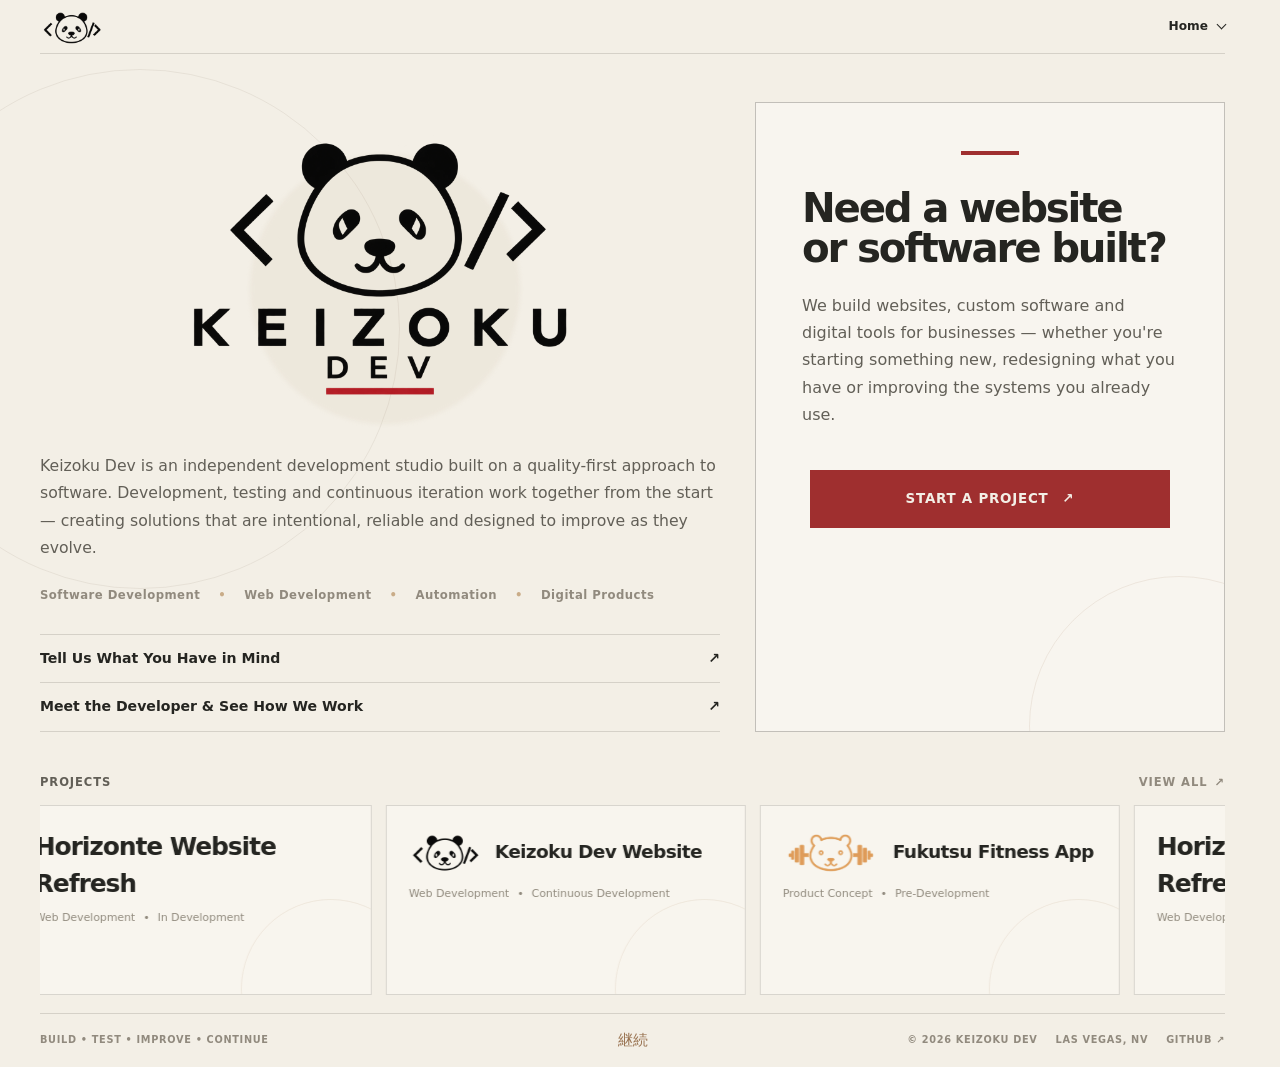
<file: index.html>
<!DOCTYPE html>
<html lang="en">

<head>
    <meta charset="UTF-8">

    <meta
        name="viewport"
        content="width=device-width, initial-scale=1.0"
    >

    <meta
        name="description"
        content="Keizoku Dev is an independent development studio focused on software, web development, automation and digital products."
    >

    <title>Keizoku Dev</title>

    <link
        rel="stylesheet"
        href="css/global.css"
    >

    <link
        rel="stylesheet"
        href="css/home.css"
    >
</head>


<body>


    <!-- =====================================================
         SITE HEADER
         ===================================================== -->

    <header class="site-header">

        <div class="container nav-container">

            <a class="brand" href="index.html" aria-label="Keizoku Dev — Home">
                <img
                    class="brand-mark"
                    src="assets/images/brand/keizoku-dev-mark-black.png"
                    alt=""
                >
            </a>


            <div class="nav-menu">

                <button
                    class="nav-menu-toggle"
                    type="button"
                    aria-expanded="false"
                    aria-controls="site-navigation"
                >

                    <span class="nav-current">
                        Home
                    </span>

                    <span
                        class="nav-chevron"
                        aria-hidden="true"
                    ></span>

                </button>


                <nav
                    class="nav-dropdown"
                    id="site-navigation"
                    aria-label="Main navigation"
                >

                    <a
                        href="index.html"
                        class="active"
                        aria-current="page"
                    >
                        <span>Home</span>

                        <span
                            class="nav-indicator"
                            aria-hidden="true"
                        ></span>
                    </a>


                    <a href="inquiry.html">
                        <span>Inquiry</span>
                    </a>


                    <a href="about.html">
                        <span>About</span>
                    </a>


                    <a href="projects.html">
                        <span>Projects</span>
                    </a>

                </nav>

            </div>

        </div>

    </header>


    <!-- =====================================================
         HOME
         ===================================================== -->

    <main class="home">

        <section class="home-splash">


            <!-- BACKGROUND DETAILS -->

            <div
                class="background-shape background-shape-one"
                aria-hidden="true"
            ></div>

            <div
                class="background-shape background-shape-two"
                aria-hidden="true"
            ></div>


            <div class="container splash-container">


                <!-- =================================================
                     BUSINESS
                     ================================================= -->

                <div class="business-intro">

                    <!-- LEFT: BRAND + BUSINESS DETAILS -->

                    <div class="business-profile">

                        <div class="business-brand">

                            <h1 class="sr-only">
                                Keizoku Dev
                            </h1>

                            <img
                                class="business-brand-lockup"
                                src="assets/images/brand/keizoku-dev-lockup-black.png"
                                alt=""
                                aria-hidden="true"
                            >

                        </div>

                        <div class="business-details">

                            <p class="business-description">
                                Keizoku Dev is an independent development studio built on a quality-first approach to software.
                                Development, testing and continuous iteration work together from the start — 
                                creating solutions that are intentional, reliable and designed to improve as they evolve.
                            </p>

                            <div
                                class="business-focus"
                                aria-label="Development focus"
                            >
                                <span>Software Development</span>
                                <span>Web Development</span>
                                <span>Automation</span>
                                <span>Digital Products</span>
                            </div>

                            <div class="primary-links">

                                <a href="inquiry.html">
                                    <span>Tell Us What You Have in Mind</span>
                                    <span aria-hidden="true">↗</span>
                                </a>

                                <a href="about.html">
                                    <span>Meet the Developer &amp; See How We Work</span>
                                    <span aria-hidden="true">↗</span>
                                </a>

                            </div>

                        </div>

                    </div>


                    <!-- RIGHT: SALES CALLING CARD -->

                    <section
                        class="home-pitch"
                        aria-labelledby="home-pitch-title"
                    >

                        <div
                            class="home-pitch-accent"
                            aria-hidden="true"
                        ></div>

                        <h2
                            class="home-pitch-title"
                            id="home-pitch-title"
                        >
                            Need a website or software built?
                        </h2>

                        <p class="home-pitch-description">
                            We build websites, custom software and digital tools for businesses — 
                            whether you're starting something new,
                            redesigning what you have or improving the systems you already use.
                        </p>

                        <a
                            class="home-pitch-cta"
                            href="inquiry.html"
                        >
                            <span>Start a Project</span>
                            <span aria-hidden="true">↗</span>
                        </a>

                    </section>

                </div>
                <!-- =================================================
                     PROJECT REEL
                     ================================================= -->

                <div class="projects-preview">


                    <div class="projects-header">

                        <span>
                            Projects
                        </span>


                        <a href="projects.html">

                            View all

                            <span aria-hidden="true">
                                ↗
                            </span>

                        </a>

                    </div>


                    <div
                        class="project-reel-viewport"
                        id="project-reel-viewport"
                    >

                        <div
                            class="project-reel"
                            id="project-reel"
                            aria-label="Featured projects"
                        >
                            <!-- Rendered by JavaScript -->
                        </div>

                    </div>


                </div>


            </div>

        </section>

    </main>


    <!-- =====================================================
         SITE FOOTER
         ===================================================== -->

    <footer class="site-footer">

        <div class="container">

            <div class="splash-footer">


                <div class="footer-philosophy">
                    Build • Test • Improve • Continue
                </div>


                <div class="keizoku-mark">
                    継続
                </div>


                <div class="footer-details">

                    <span>
                        © 2026 Keizoku Dev
                    </span>

                    <span>
                        Las Vegas, NV
                    </span>

                    <a
                        href="https://github.com/marvin-lirio"
                        target="_blank"
                        rel="noopener noreferrer"
                    >
                        GitHub ↗
                    </a>

                </div>


            </div>

        </div>

    </footer>


    <!-- =====================================================
         SCRIPTS
         ===================================================== -->

    <script src="js/main.js"></script>
    <script src="js/project-reel.js"></script>


</body>

</html>
</file>
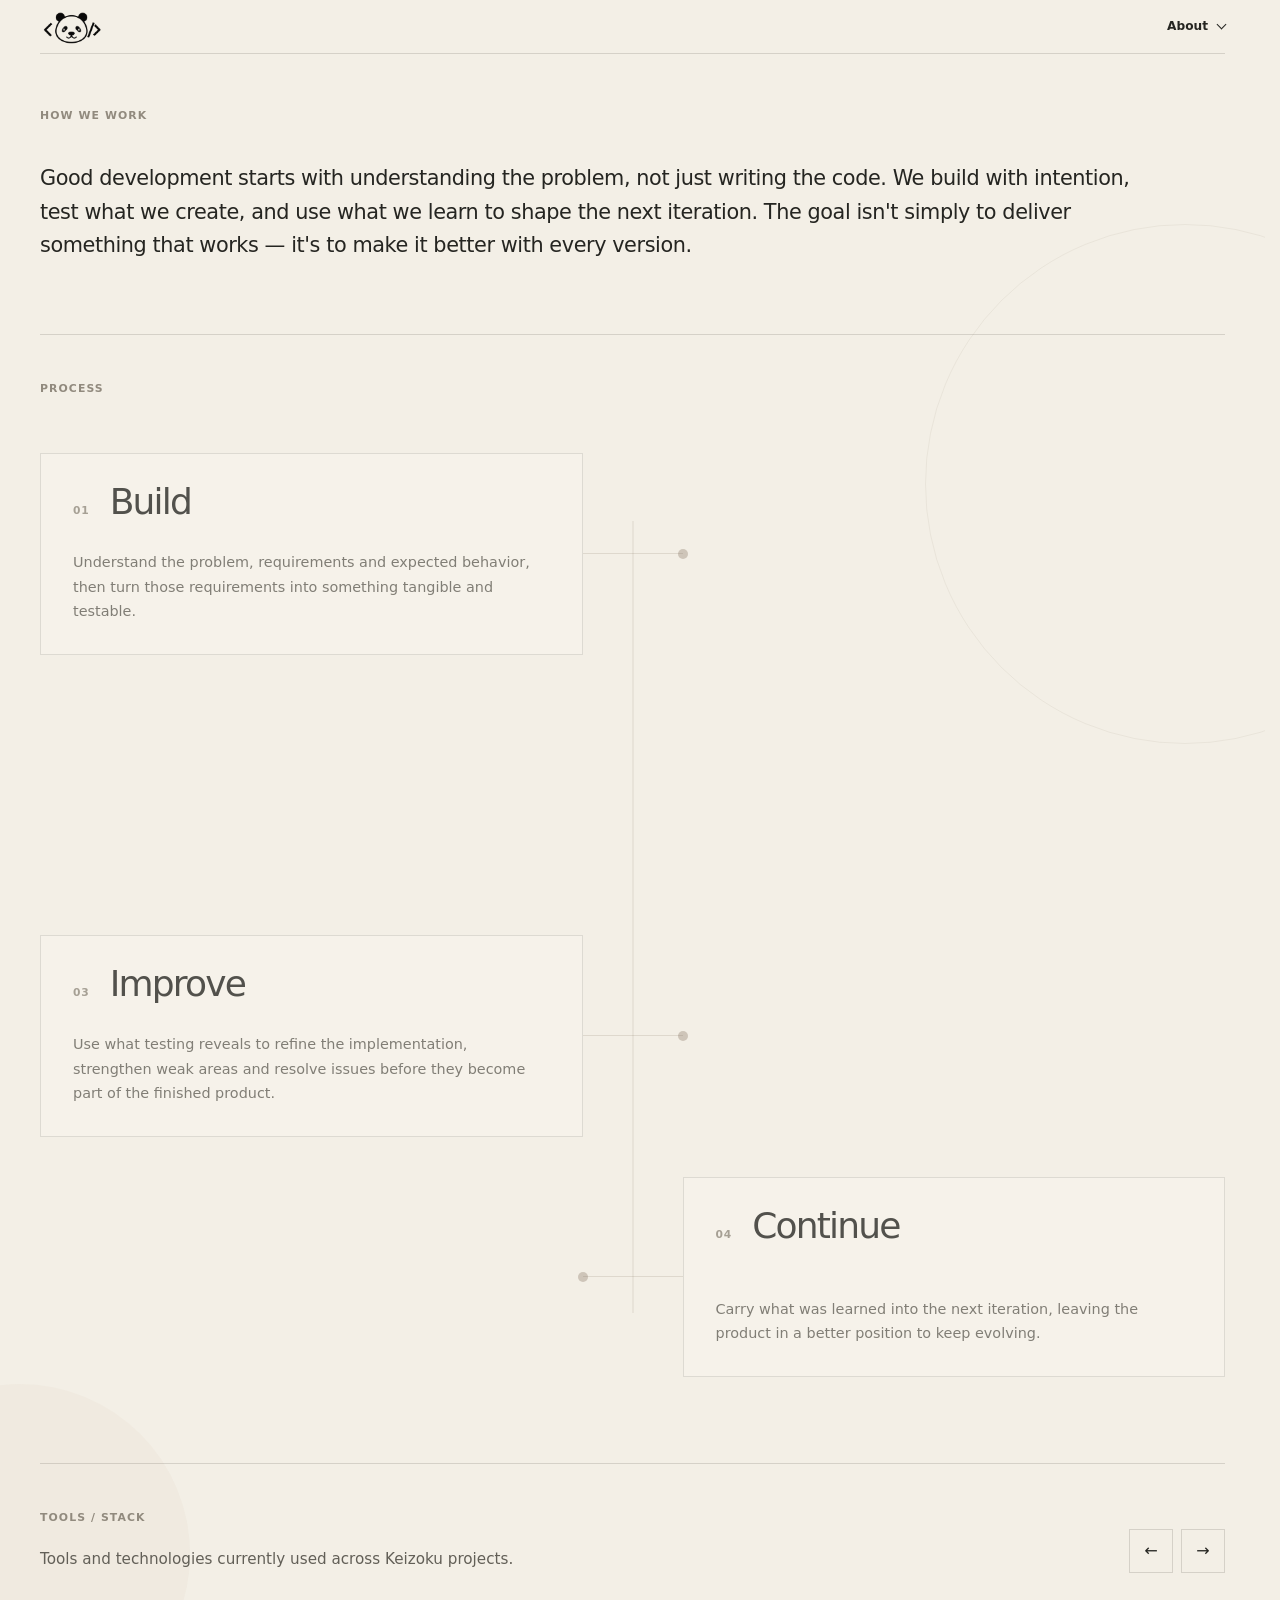
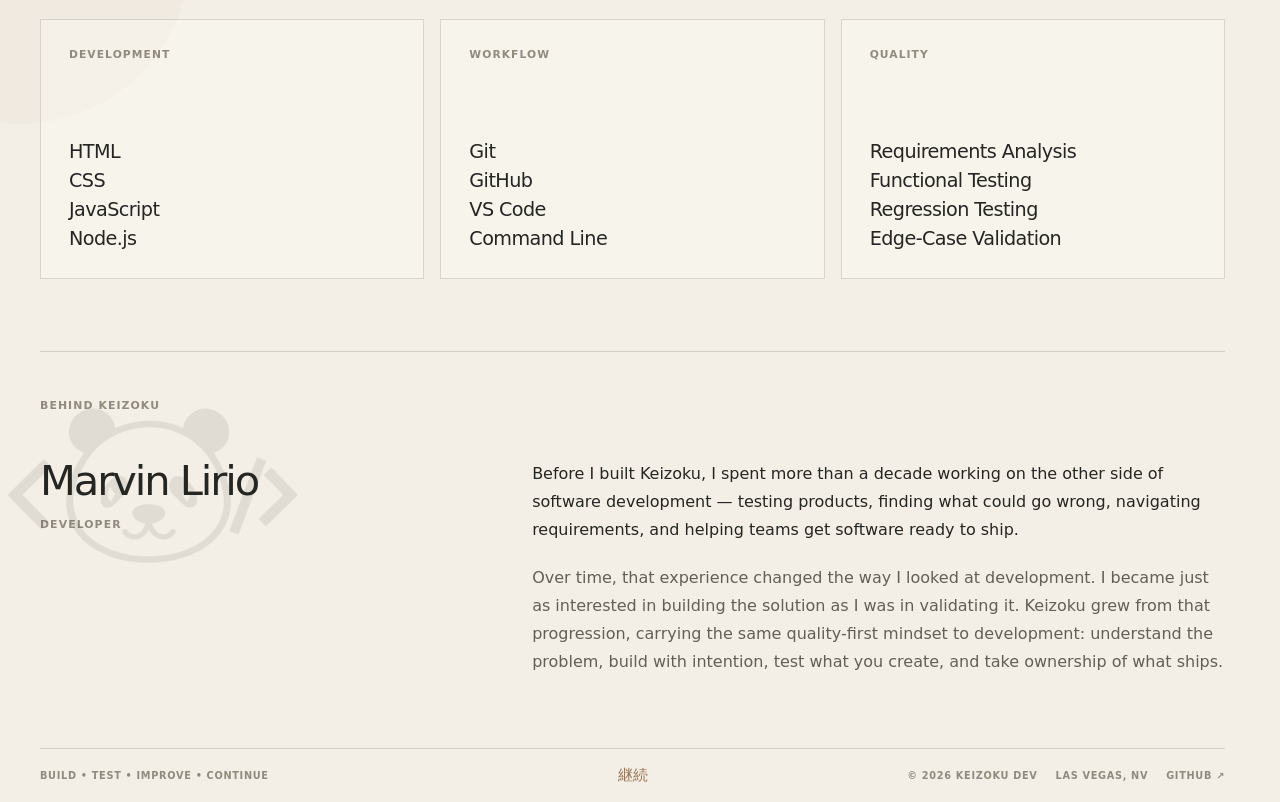
<file: about.html>
<!DOCTYPE html>
<html lang="en">

<head>
    <meta charset="UTF-8">

    <meta
        name="viewport"
        content="width=device-width, initial-scale=1.0"
    >

    <meta
        name="description"
        content="How Keizoku Dev approaches software, web development, automation and digital products."
    >

    <title>About | Keizoku Dev</title>

    <link
        rel="stylesheet"
        href="css/global.css"
    >

    <link
        rel="stylesheet"
        href="css/about.css"
    >
</head>


<body>


<!-- =====================================================
     SITE HEADER
     ===================================================== -->

<header class="site-header">

    <div class="container nav-container">

        <a
            class="brand"
            href="index.html"
            aria-label="Keizoku Dev — Home"
        >
            <img
                class="brand-mark"
                src="assets/images/brand/keizoku-dev-mark-black.png"
                alt=""
            >
        </a>


        <div class="nav-menu">

            <button
                class="nav-menu-toggle"
                type="button"
                aria-expanded="false"
                aria-controls="site-navigation"
            >

                <span class="nav-current">
                    About
                </span>

                <span
                    class="nav-chevron"
                    aria-hidden="true"
                ></span>

            </button>


            <nav
                class="nav-dropdown"
                id="site-navigation"
                aria-label="Main navigation"
            >

                <a href="index.html">
                    <span>Home</span>
                </a>


                <a href="inquiry.html">
                    <span>Inquiry</span>
                </a>


                <a
                    href="about.html"
                    class="active"
                    aria-current="page"
                >
                    <span>About</span>

                    <span
                        class="nav-indicator"
                        aria-hidden="true"
                    ></span>
                </a>


                <a href="projects.html">
                    <span>Projects</span>
                </a>

            </nav>

        </div>

    </div>

</header>


    <!-- =====================================================
         ABOUT
         ===================================================== -->

    <main class="dev-page">


        <!-- =================================================
             AMBIENT CIRCLES
             ================================================= -->

        <div
            class="about-circle about-circle-one"
            aria-hidden="true"
        ></div>

        <div
            class="about-circle about-circle-two"
            aria-hidden="true"
        ></div>


        <!-- =================================================
             HOW WE WORK
             ================================================= -->

        <section class="dev-intro">

            <div class="container dev-intro-container">

                <span class="section-label">
                    How We Work
                </span>


                <div class="intro-content">

                    <p class="intro-narrative">
                        Good development starts with understanding the problem,
                        not just writing the code. We build with intention,
                        test what we create, and use what we learn to shape the next iteration.
                        The goal isn't simply to deliver something that works —
                        it's to make it better with every version.
                    </p>

                </div>

            </div>

        </section>


        <!-- =================================================
             PROCESS
             ================================================= -->

        <section
            class="process-section"
            id="process"
        >

            <div class="container process-container">

                <div class="section-divider"></div>


                <div class="process-heading">

                    <span class="section-label">
                        Process
                    </span>

                </div>


                <div class="process-timeline">


                    <!-- BUILD -->

                    <article
                        class="process-step process-step-left is-visible"
                        data-process-step="1"
                    >

                        <div class="process-card">

                            <div class="process-card-meta">

                                <span class="process-number">
                                    01
                                </span>

                                <h2 class="process-name">
                                    Build
                                </h2>

                            </div>


                            <p>
                                Understand the problem, requirements and expected
                                behavior, then turn those requirements into something
                                tangible and testable.
                            </p>

                        </div>


                        <div
                            class="process-connector"
                            aria-hidden="true"
                        >
                            <span class="process-node"></span>
                        </div>

                    </article>


                    <!-- TEST -->

                    <article
                        class="process-step process-step-right"
                        data-process-step="2"
                    >

                        <div
                            class="process-connector"
                            aria-hidden="true"
                        >
                            <span class="process-node"></span>
                        </div>


                        <div class="process-card">

                            <div class="process-card-meta">

                                <span class="process-number">
                                    02
                                </span>

                                <h2 class="process-name">
                                    Test
                                </h2>

                            </div>


                            <p>
                                Validate functionality, usability, responsive
                                behavior and edge cases. Working code is tested
                                against what the product is expected to do.
                            </p>

                        </div>

                    </article>


                    <!-- IMPROVE -->

                    <article
                        class="process-step process-step-left"
                        data-process-step="3"
                    >

                        <div class="process-card">

                            <div class="process-card-meta">

                                <span class="process-number">
                                    03
                                </span>

                                <h2 class="process-name">
                                    Improve
                                </h2>

                            </div>


                            <p>
                                Use what testing reveals to refine the implementation,
                                strengthen weak areas and resolve issues before they
                                become part of the finished product.
                            </p>

                        </div>


                        <div
                            class="process-connector"
                            aria-hidden="true"
                        >
                            <span class="process-node"></span>
                        </div>

                    </article>


                    <!-- CONTINUE -->

                    <article
                        class="process-step process-step-right"
                        data-process-step="4"
                    >

                        <div
                            class="process-connector"
                            aria-hidden="true"
                        >
                            <span class="process-node"></span>
                        </div>


                        <div class="process-card">

                            <div class="process-card-meta">

                                <span class="process-number">
                                    04
                                </span>

                                <h2 class="process-name">
                                    Continue
                                </h2>

                            </div>


                            <p>
                                Carry what was learned into the next iteration,
                                leaving the product in a better position to keep
                                evolving.
                            </p>

                        </div>

                    </article>


                    <div
                        class="process-continuation"
                        aria-hidden="true"
                    >
                        継続
                    </div>

                </div>

            </div>

        </section>


        <!-- =================================================
             TOOLS / STACK
             ================================================= -->

        <section class="stack-section">

            <div class="container stack-container">

                <div class="section-divider"></div>


                <div class="stack-heading">

                    <div class="stack-heading-copy">

                        <span class="section-label">
                            Tools / Stack
                        </span>


                        <p>
                            Tools and technologies currently used across
                            Keizoku projects.
                        </p>

                    </div>


                    <div class="stack-controls">

                        <button
                            class="stack-control stack-prev"
                            type="button"
                            aria-label="Previous stack category"
                        >
                            ←
                        </button>

                        <button
                            class="stack-control stack-next"
                            type="button"
                            aria-label="Next stack category"
                        >
                            →
                        </button>

                    </div>

                </div>


                <div
                    class="stack-reel"
                    data-stack-reel
                >

                    <div
                        class="stack-track"
                        data-stack-track
                    >

                        <article class="stack-card">

                            <div class="stack-card-title">
                                Development
                            </div>

                            <div class="stack-items">
                                <span>HTML</span>
                                <span>CSS</span>
                                <span>JavaScript</span>
                                <span>Node.js</span>
                            </div>

                        </article>


                        <article class="stack-card">

                            <div class="stack-card-title">
                                Workflow
                            </div>

                            <div class="stack-items">
                                <span>Git</span>
                                <span>GitHub</span>
                                <span>VS Code</span>
                                <span>Command Line</span>
                            </div>

                        </article>


                        <article class="stack-card">

                            <div class="stack-card-title">
                                Quality
                            </div>

                            <div class="stack-items">
                                <span>Requirements Analysis</span>
                                <span>Functional Testing</span>
                                <span>Regression Testing</span>
                                <span>Edge-Case Validation</span>
                            </div>

                        </article>


                        <article class="stack-card">

                            <div class="stack-card-title">
                                Automation
                            </div>

                            <div class="stack-items">
                                <span>PowerShell</span>
                                <span>Power Automate</span>
                                <span>Workflow Automation</span>
                                <span>Process Improvement</span>
                            </div>

                        </article>


                        <article class="stack-card">

                            <div class="stack-card-title">
                                AI-Assisted
                            </div>

                            <div class="stack-items">
                                <span>Implementation</span>
                                <span>Debugging</span>
                                <span>Code Review</span>
                                <span>Rapid Prototyping</span>
                            </div>

                        </article>

                    </div>

                </div>

            </div>

        </section>


        <!-- =================================================
             BEHIND KEIZOKU
             ================================================= -->

        <section class="behind-section">

            <div class="container behind-container">

                <div class="section-divider"></div>


                <span class="section-label">
                    Behind Keizoku
                </span>


                <div class="behind-content">

                    <div class="behind-identity">

                        <div class="behind-name">

                            <img
                                class="behind-brand-mark"
                                src="assets/images/brand/keizoku-dev-mark-black.png"
                                alt=""
                                aria-hidden="true"
                            >

                            <h2>
                                Marvin Lirio
                            </h2>

                        </div>

                        <span class="behind-role">
                            Developer
                        </span>

                    </div>


                    <div class="behind-story">

                        <p>
                            Before I built Keizoku, I spent more than a decade working
                            on the other side of software development — testing products,
                            finding what could go wrong, navigating requirements, and
                            helping teams get software ready to ship.
                        </p>


                        <p>
                            Over time, that experience changed the way I looked at
                            development. I became just as interested in building the
                            solution as I was in validating it. Keizoku grew from that
                            progression, carrying the same quality-first mindset to development: 
                            understand the problem, build with intention, test what you create, 
                            and take ownership of what ships.
                        </p>

                    </div>

                </div>

            </div>

        </section>

    </main>


    <!-- =====================================================
         SITE FOOTER
         ===================================================== -->

    <footer class="site-footer">

        <div class="container">

            <div class="splash-footer">

                <div class="footer-philosophy">
                    Build • Test • Improve • Continue
                </div>


                <div class="keizoku-mark">
                    継続
                </div>


                <div class="footer-details">

                    <span>
                        © 2026 Keizoku Dev
                    </span>

                    <span>
                        Las Vegas, NV
                    </span>

                    <a
                        href="https://github.com/marvin-lirio"
                        target="_blank"
                        rel="noopener noreferrer"
                    >
                        GitHub ↗
                    </a>

                </div>

            </div>

        </div>

    </footer>


    <!-- =====================================================
         SCRIPTS
         ===================================================== -->

    <script src="js/main.js"></script>
    <script src="js/about.js"></script>


</body>

</html>
</file>
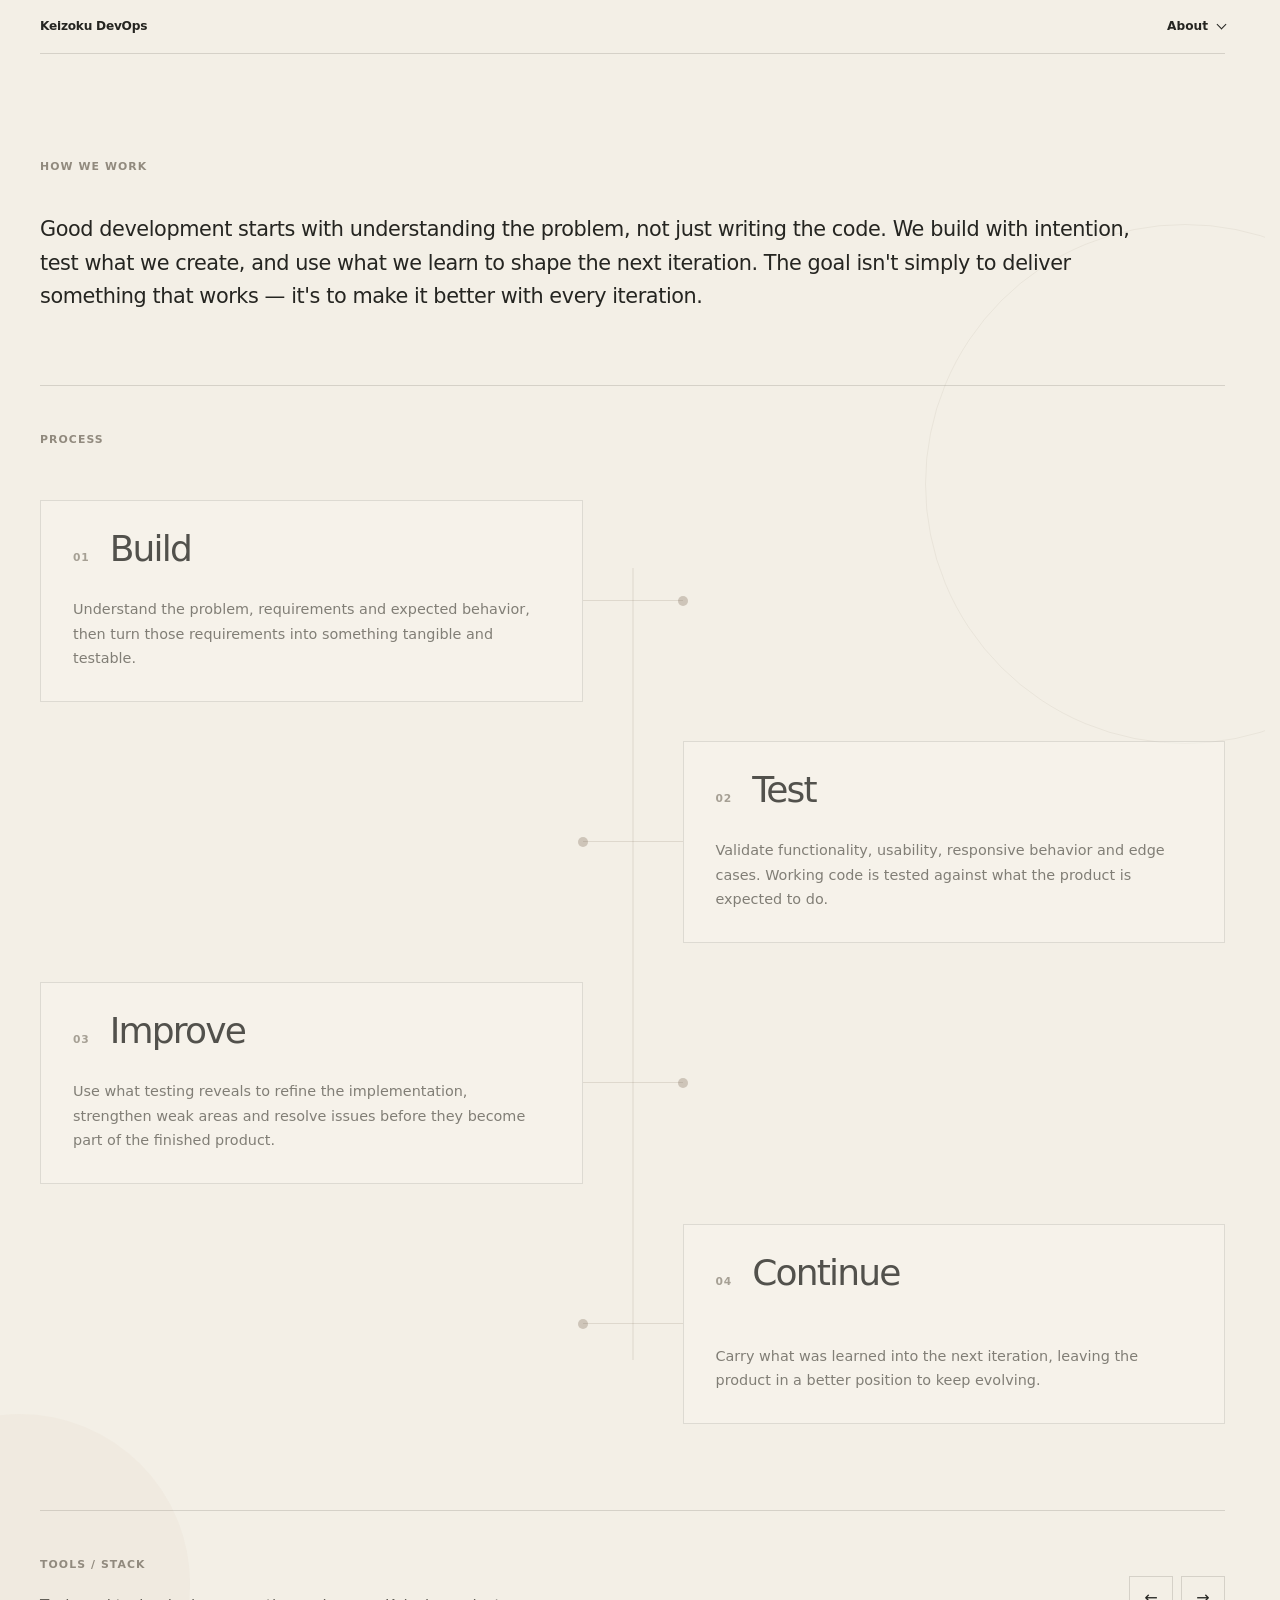
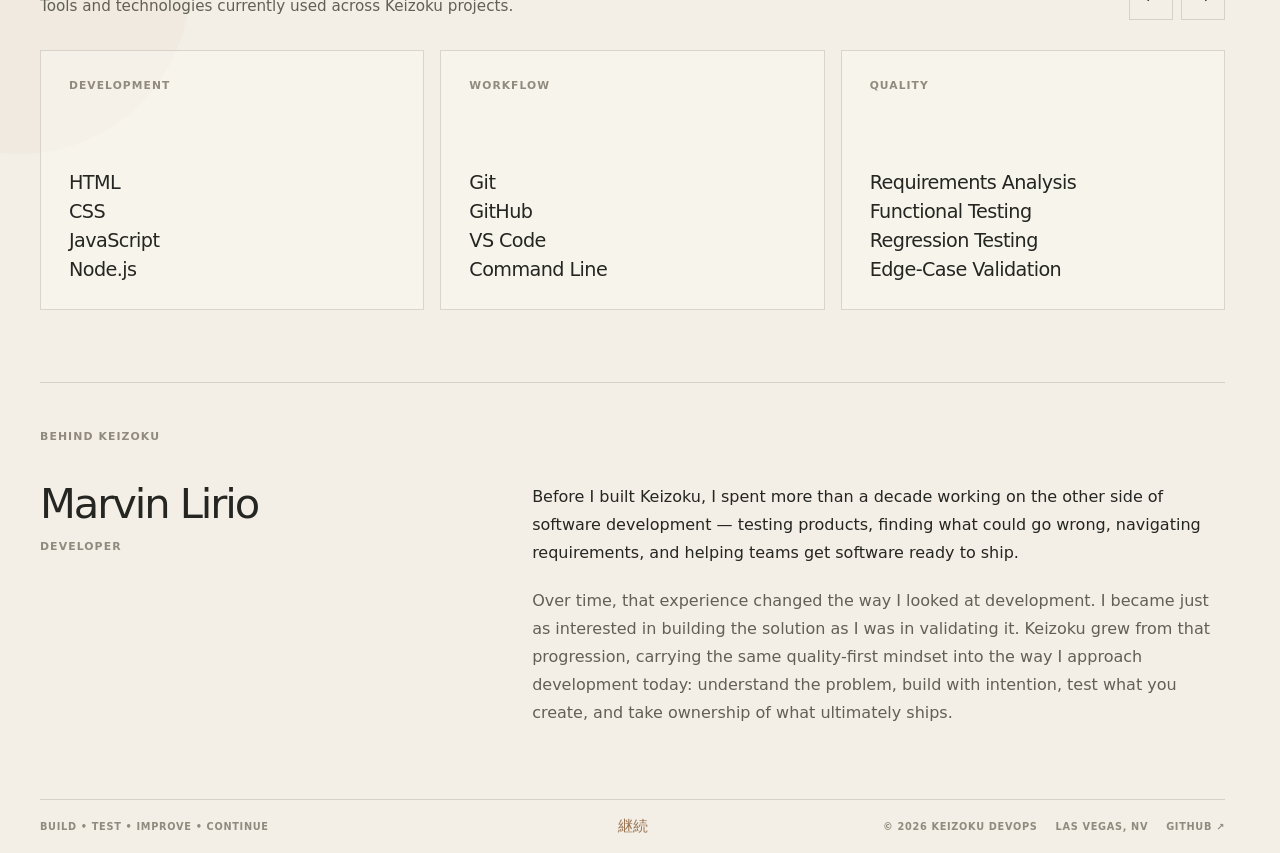
<file: dev.html>
<!DOCTYPE html>
<html lang="en">

<head>
    <meta charset="UTF-8">

    <meta
        name="viewport"
        content="width=device-width, initial-scale=1.0"
    >

    <meta
        name="description"
        content="How Keizoku DevOps approaches software, web development, automation and digital products."
    >

    <title>About | Keizoku DevOps</title>

    <link
        rel="stylesheet"
        href="css/global.css"
    >

    <link
        rel="stylesheet"
        href="css/dev.css"
    >
</head>


<body>


    <!-- =====================================================
         SITE HEADER
         ===================================================== -->

    <header class="site-header">

        <div class="container nav-container">

            <a
                href="index.html"
                class="brand"
                aria-label="Keizoku DevOps Home"
            >
                Keizoku DevOps
            </a>


            <div class="nav-menu">

                <button
                    class="nav-menu-toggle"
                    type="button"
                    aria-expanded="false"
                    aria-controls="site-navigation"
                >

                    <span class="nav-current">
                        About
                    </span>

                    <span
                        class="nav-chevron"
                        aria-hidden="true"
                    ></span>

                </button>


                <nav
                    class="nav-dropdown"
                    id="site-navigation"
                    aria-label="Main navigation"
                >

                    <a href="index.html">
                        <span>Home</span>
                    </a>


                    <a href="inquiry.html">
                        <span>Inquiry</span>
                    </a>


                    <a
                        href="dev.html"
                        class="active"
                        aria-current="page"
                    >
                        <span>About</span>

                        <span
                            class="nav-indicator"
                            aria-hidden="true"
                        ></span>
                    </a>


                    <a href="projects.html">
                        <span>Projects</span>
                    </a>

                </nav>

            </div>

        </div>

    </header>


    <!-- =====================================================
         ABOUT
         ===================================================== -->

    <main class="dev-page">


        <!-- =================================================
             AMBIENT CIRCLES
             ================================================= -->

        <div
            class="about-circle about-circle-one"
            aria-hidden="true"
        ></div>

        <div
            class="about-circle about-circle-two"
            aria-hidden="true"
        ></div>


        <!-- =================================================
             HOW WE WORK
             ================================================= -->

        <section class="dev-intro">

            <div class="container dev-intro-container">

                <span class="section-label">
                    How We Work
                </span>


                <div class="intro-content">

                    <p class="intro-narrative">
                        Good development starts with understanding the problem,
                        not just writing the code. We build with intention,
                        test what we create, and use what we learn to shape the next iteration.
                        The goal isn't simply to deliver something that works —
                        it's to make it better with every iteration.
                    </p>

                </div>

            </div>

        </section>


        <!-- =================================================
             PROCESS
             ================================================= -->

        <section
            class="process-section"
            id="process"
        >

            <div class="container process-container">

                <div class="section-divider"></div>


                <div class="process-heading">

                    <span class="section-label">
                        Process
                    </span>

                </div>


                <div class="process-timeline">


                    <!-- BUILD -->

                    <article
                        class="process-step process-step-left is-visible"
                        data-process-step="1"
                    >

                        <div class="process-card">

                            <div class="process-card-meta">

                                <span class="process-number">
                                    01
                                </span>

                                <h2 class="process-name">
                                    Build
                                </h2>

                            </div>


                            <p>
                                Understand the problem, requirements and expected
                                behavior, then turn those requirements into something
                                tangible and testable.
                            </p>

                        </div>


                        <div
                            class="process-connector"
                            aria-hidden="true"
                        >
                            <span class="process-node"></span>
                        </div>

                    </article>


                    <!-- TEST -->

                    <article
                        class="process-step process-step-right"
                        data-process-step="2"
                    >

                        <div
                            class="process-connector"
                            aria-hidden="true"
                        >
                            <span class="process-node"></span>
                        </div>


                        <div class="process-card">

                            <div class="process-card-meta">

                                <span class="process-number">
                                    02
                                </span>

                                <h2 class="process-name">
                                    Test
                                </h2>

                            </div>


                            <p>
                                Validate functionality, usability, responsive
                                behavior and edge cases. Working code is tested
                                against what the product is expected to do.
                            </p>

                        </div>

                    </article>


                    <!-- IMPROVE -->

                    <article
                        class="process-step process-step-left"
                        data-process-step="3"
                    >

                        <div class="process-card">

                            <div class="process-card-meta">

                                <span class="process-number">
                                    03
                                </span>

                                <h2 class="process-name">
                                    Improve
                                </h2>

                            </div>


                            <p>
                                Use what testing reveals to refine the implementation,
                                strengthen weak areas and resolve issues before they
                                become part of the finished product.
                            </p>

                        </div>


                        <div
                            class="process-connector"
                            aria-hidden="true"
                        >
                            <span class="process-node"></span>
                        </div>

                    </article>


                    <!-- CONTINUE -->

                    <article
                        class="process-step process-step-right"
                        data-process-step="4"
                    >

                        <div
                            class="process-connector"
                            aria-hidden="true"
                        >
                            <span class="process-node"></span>
                        </div>


                        <div class="process-card">

                            <div class="process-card-meta">

                                <span class="process-number">
                                    04
                                </span>

                                <h2 class="process-name">
                                    Continue
                                </h2>

                            </div>


                            <p>
                                Carry what was learned into the next iteration,
                                leaving the product in a better position to keep
                                evolving.
                            </p>

                        </div>

                    </article>


                    <div
                        class="process-continuation"
                        aria-hidden="true"
                    >
                        継続
                    </div>

                </div>

            </div>

        </section>


        <!-- =================================================
             TOOLS / STACK
             ================================================= -->

        <section class="stack-section">

            <div class="container stack-container">

                <div class="section-divider"></div>


                <div class="stack-heading">

                    <div class="stack-heading-copy">

                        <span class="section-label">
                            Tools / Stack
                        </span>


                        <p>
                            Tools and technologies currently used across
                            Keizoku projects.
                        </p>

                    </div>


                    <div class="stack-controls">

                        <button
                            class="stack-control stack-prev"
                            type="button"
                            aria-label="Previous stack category"
                        >
                            ←
                        </button>

                        <button
                            class="stack-control stack-next"
                            type="button"
                            aria-label="Next stack category"
                        >
                            →
                        </button>

                    </div>

                </div>


                <div
                    class="stack-reel"
                    data-stack-reel
                >

                    <div
                        class="stack-track"
                        data-stack-track
                    >

                        <article class="stack-card">

                            <div class="stack-card-title">
                                Development
                            </div>

                            <div class="stack-items">
                                <span>HTML</span>
                                <span>CSS</span>
                                <span>JavaScript</span>
                                <span>Node.js</span>
                            </div>

                        </article>


                        <article class="stack-card">

                            <div class="stack-card-title">
                                Workflow
                            </div>

                            <div class="stack-items">
                                <span>Git</span>
                                <span>GitHub</span>
                                <span>VS Code</span>
                                <span>Command Line</span>
                            </div>

                        </article>


                        <article class="stack-card">

                            <div class="stack-card-title">
                                Quality
                            </div>

                            <div class="stack-items">
                                <span>Requirements Analysis</span>
                                <span>Functional Testing</span>
                                <span>Regression Testing</span>
                                <span>Edge-Case Validation</span>
                            </div>

                        </article>


                        <article class="stack-card">

                            <div class="stack-card-title">
                                Automation
                            </div>

                            <div class="stack-items">
                                <span>PowerShell</span>
                                <span>Power Automate</span>
                                <span>Workflow Automation</span>
                                <span>Process Improvement</span>
                            </div>

                        </article>


                        <article class="stack-card">

                            <div class="stack-card-title">
                                AI-Assisted
                            </div>

                            <div class="stack-items">
                                <span>Implementation</span>
                                <span>Debugging</span>
                                <span>Code Review</span>
                                <span>Rapid Prototyping</span>
                            </div>

                        </article>

                    </div>

                </div>

            </div>

        </section>


        <!-- =================================================
             BEHIND KEIZOKU
             ================================================= -->

        <section class="behind-section">

            <div class="container behind-container">

                <div class="section-divider"></div>


                <span class="section-label">
                    Behind Keizoku
                </span>


                <div class="behind-content">

                    <div class="behind-identity">

                        <h2>
                            Marvin Lirio
                        </h2>

                        <span class="behind-role">
                            Developer
                        </span>

                    </div>


                    <div class="behind-story">

                        <p>
                            Before I built Keizoku, I spent more than a decade working
                            on the other side of software development — testing products,
                            finding what could go wrong, navigating requirements, and
                            helping teams get software ready to ship.
                        </p>


                        <p>
                            Over time, that experience changed the way I looked at
                            development. I became just as interested in building the
                            solution as I was in validating it. Keizoku grew from that
                            progression, carrying the same quality-first mindset into the
                            way I approach development today: understand the problem,
                            build with intention, test what you create, and take ownership
                            of what ultimately ships.
                        </p>

                    </div>

                </div>

            </div>

        </section>

    </main>


    <!-- =====================================================
         SITE FOOTER
         ===================================================== -->

    <footer class="site-footer">

        <div class="container">

            <div class="splash-footer">

                <div class="footer-philosophy">
                    Build • Test • Improve • Continue
                </div>


                <div class="keizoku-mark">
                    継続
                </div>


                <div class="footer-details">

                    <span>
                        © 2026 Keizoku DevOps
                    </span>

                    <span>
                        Las Vegas, NV
                    </span>

                    <a
                        href="https://github.com/marvin-lirio"
                        target="_blank"
                        rel="noopener noreferrer"
                    >
                        GitHub ↗
                    </a>

                </div>

            </div>

        </div>

    </footer>


    <!-- =====================================================
         SCRIPTS
         ===================================================== -->

    <script src="js/main.js"></script>
    <script src="js/about.js"></script>


</body>

</html>
</file>
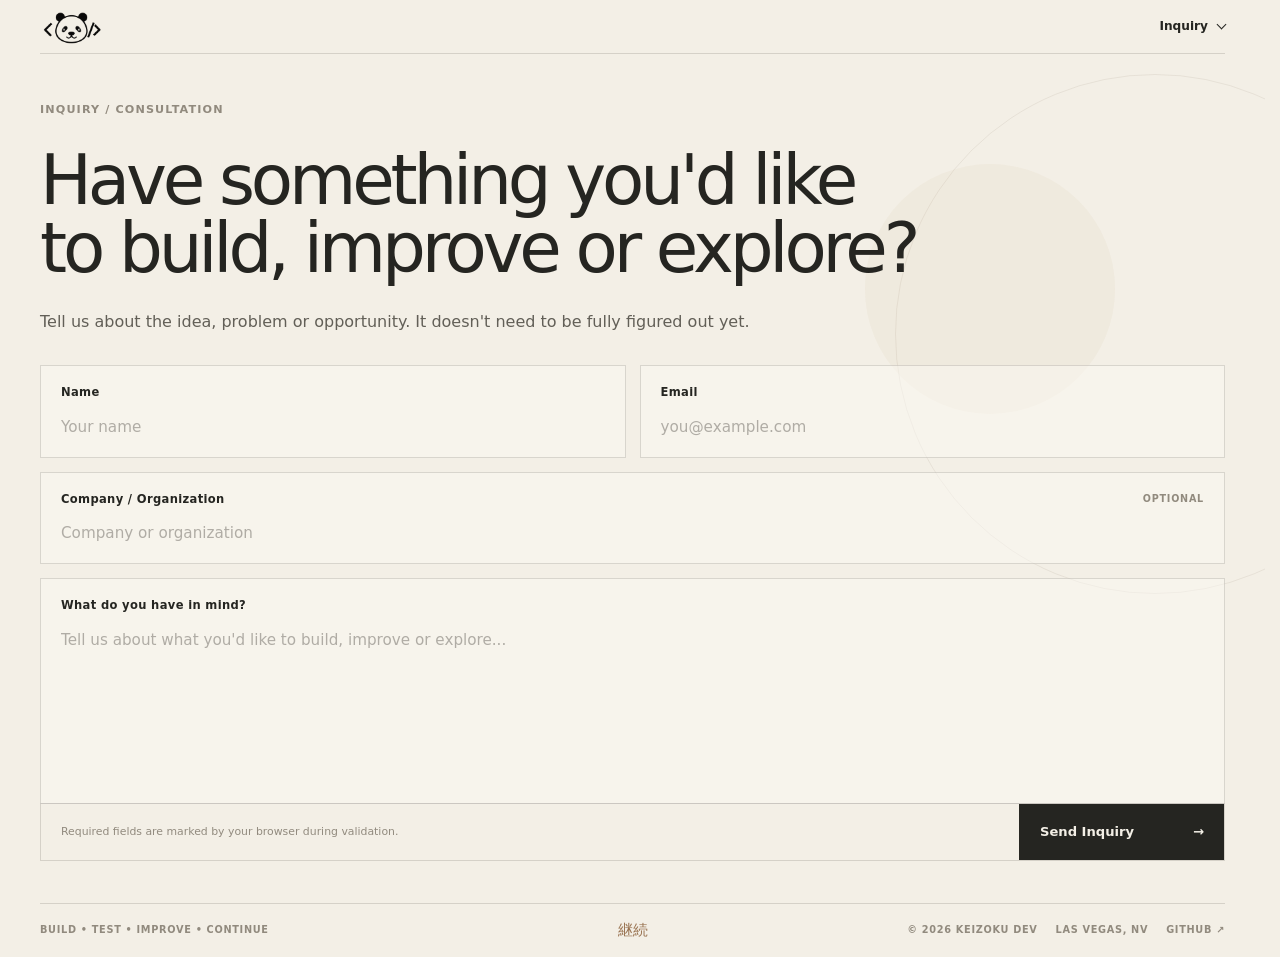
<file: inquiry.html>
<!DOCTYPE html>
<html lang="en">

<head>
    <meta charset="UTF-8">

    <meta
        name="viewport"
        content="width=device-width, initial-scale=1.0"
    >

    <meta
        name="description"
        content="Start a conversation with Keizoku Dev about a software, web development, automation or digital product idea."
    >

    <title>Inquiry | Keizoku Dev</title>

    <link rel="stylesheet" href="css/global.css">
    <link rel="stylesheet" href="css/inquiry.css">
</head>

<body>

<!-- =====================================================
     HEADER
     ===================================================== -->

<header class="site-header">

    <div class="container nav-container">

        <a
            class="brand"
            href="index.html"
            aria-label="Keizoku Dev — Home"
        >
            <img
                class="brand-mark"
                src="assets/images/brand/keizoku-dev-mark-black.png"
                alt=""
            >
        </a>


        <div class="nav-menu">

            <button
                class="nav-menu-toggle"
                type="button"
                aria-expanded="false"
                aria-controls="site-navigation"
            >

                <span class="nav-current">
                    Inquiry
                </span>

                <span
                    class="nav-chevron"
                    aria-hidden="true"
                ></span>

            </button>


            <nav
                class="nav-dropdown"
                id="site-navigation"
                aria-label="Main navigation"
            >

                <a href="index.html">
                    <span>Home</span>
                </a>


                <a
                    href="inquiry.html"
                    class="active"
                    aria-current="page"
                >
                    <span>Inquiry</span>

                    <span
                        class="nav-indicator"
                        aria-hidden="true"
                    ></span>
                </a>


                <a href="about.html">
                    <span>About</span>
                </a>


                <a href="projects.html">
                    <span>Projects</span>
                </a>

            </nav>

        </div>

    </div>

</header>


    <!-- =====================================================
         MAIN
         ===================================================== -->

    <main class="inquiry-page">

        <section class="inquiry">

            <!-- Decorative background -->

            <div
                class="background-shape background-shape-one"
                aria-hidden="true"
            ></div>

            <div
                class="background-shape background-shape-two"
                aria-hidden="true"
            ></div>


            <div class="container inquiry-container">

                <!-- =================================================
                     INTRO
                     ================================================= -->

                <div class="inquiry-intro">

                    <span class="page-label">
                        Inquiry / Consultation
                    </span>

                    <h1>
                        Have something you'd like to build, improve or explore?
                    </h1>

                    <p class="inquiry-description">
                        Tell us about the idea, problem or opportunity.
                        It doesn't need to be fully figured out yet.
                    </p>

                </div>


                <!-- =================================================
                     FORM
                     ================================================= -->

                <div class="inquiry-form-wrapper">

                    <form
                        id="inquiry-form"
                        class="inquiry-form"
                        action="https://formspree.io/f/xyekabjv"
                        method="post"
                    >

                        <!-- Name / Email -->

                        <div class="form-row">

                            <div class="form-field">

                                <label for="name">
                                    Name
                                </label>

                                <input
                                    type="text"
                                    id="name"
                                    name="name"
                                    autocomplete="name"
                                    required
                                    placeholder="Your name"
                                >

                            </div>


                            <div class="form-field">

                                <label for="email">
                                    Email
                                </label>

                                <input
                                    type="email"
                                    id="email"
                                    name="email"
                                    autocomplete="email"
                                    required
                                    placeholder="you@example.com"
                                >

                            </div>

                        </div>


                        <!-- Company -->

                        <div class="form-field">

                            <label for="company">
                                Company / Organization

                                <span>
                                    Optional
                                </span>
                            </label>

                            <input
                                type="text"
                                id="company"
                                name="company"
                                autocomplete="organization"
                                placeholder="Company or organization"
                            >

                        </div>


                        <!-- Message -->

                        <div class="form-field message-field">

                            <label for="message">
                                What do you have in mind?
                            </label>

                            <textarea
                                id="message"
                                name="message"
                                rows="6"
                                required
                                placeholder="Tell us about what you'd like to build, improve or explore..."
                            ></textarea>

                        </div>


                        <!-- Form Bottom -->

                        <div class="form-bottom">

                            <p class="form-status" id="inquiry-status" role="status" aria-live="polite">
                                Required fields are marked by your browser during validation.
                            </p>

                            <button
                                type="submit"
                                class="submit-button"
                            >
                                Send Inquiry

                                <span aria-hidden="true">
                                    →
                                </span>
                            </button>

                        </div>

                    </form>

                    <!-- Displayed only after a confirmed successful submission. -->
                    <section class="inquiry-success" id="inquiry-success" role="status" aria-live="polite" aria-labelledby="inquiry-success-title" hidden>
                        <div class="inquiry-success-accent" aria-hidden="true"></div>
                        <p class="inquiry-success-eyebrow">MESSAGE SENT / PROJECT INQUIRY</p>
                        <h2 id="inquiry-success-title">Thank you for reaching out to Keizoku Dev</h2>
                        <p class="inquiry-success-copy">Your inquiry was submitted successfully, and we'll review it as soon as possible</p>
                        <span class="inquiry-success-check" aria-hidden="true">✓</span>
                    </section>

                </div>

            </div>

        </section>

    </main>


    <!-- =====================================================
         GLOBAL FOOTER
         ===================================================== -->

    <footer class="site-footer">

        <div class="container">

            <div class="splash-footer">

                <div class="footer-philosophy">
                    Build • Test • Improve • Continue
                </div>

                <div class="keizoku-mark">
                    継続
                </div>

                <div class="footer-details">

                    <span>
                        © 2026 Keizoku Dev
                    </span>

                    <span>
                        Las Vegas, NV
                    </span>

                    <a
                        href="https://github.com/marvin-lirio"
                        target="_blank"
                        rel="noopener noreferrer"
                    >
                        GitHub ↗
                    </a>

                </div>

            </div>

        </div>

    </footer>


    <script src="js/main.js"></script>
    <script src="js/inquiry.js"></script>

</body>

</html>
</file>
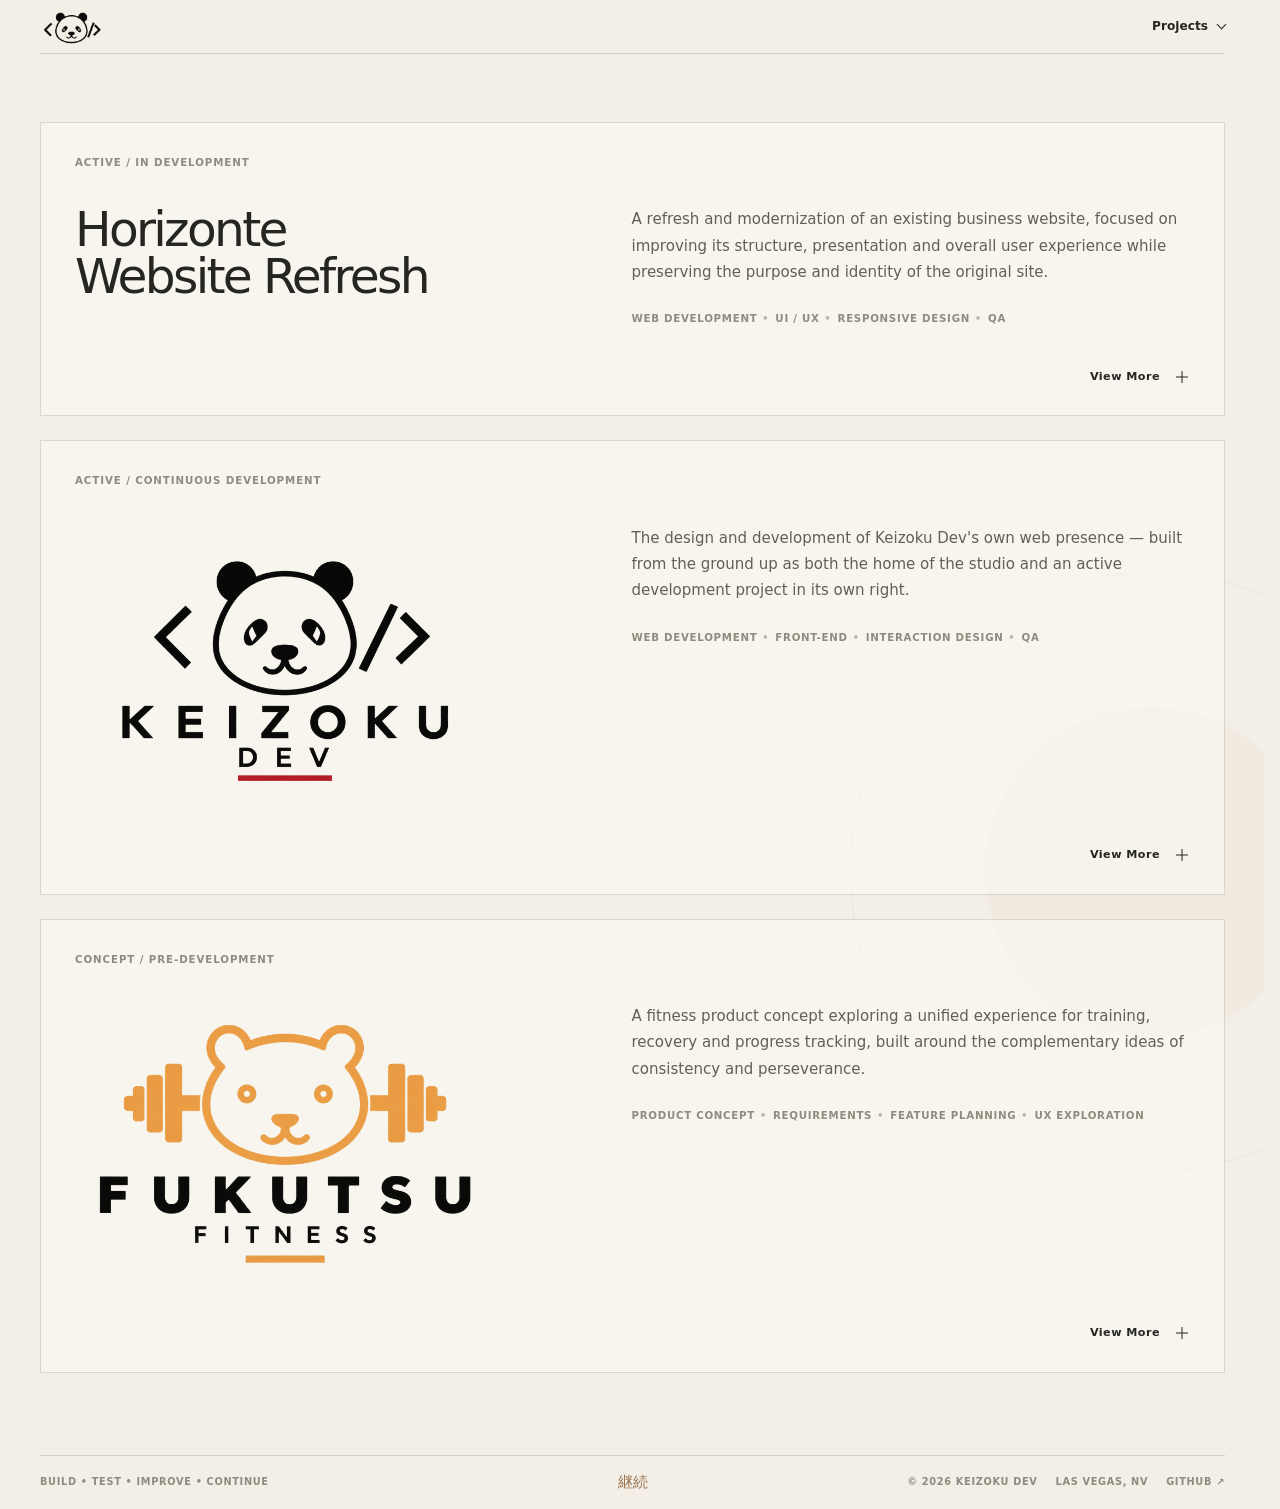
<file: projects.html>
<!DOCTYPE html>
<html lang="en">

<head>
    <meta charset="UTF-8">

    <meta
        name="viewport"
        content="width=device-width, initial-scale=1.0"
    >

    <meta
        name="description"
        content="Selected projects, active builds and concepts developed through Keizoku Dev."
    >

    <title>Projects | Keizoku Dev</title>

    <link
        rel="stylesheet"
        href="css/global.css"
    >

    <link
        rel="stylesheet"
        href="css/projects.css"
    >
</head>


<body>


<!-- =====================================================
     SITE HEADER
     ===================================================== -->

<header class="site-header">

    <div class="container nav-container">

        <a
            class="brand"
            href="index.html"
            aria-label="Keizoku Dev — Home"
        >
            <img
                class="brand-mark"
                src="assets/images/brand/keizoku-dev-mark-black.png"
                alt=""
            >
        </a>


        <div class="nav-menu">

            <button
                class="nav-menu-toggle"
                type="button"
                aria-expanded="false"
                aria-controls="site-navigation"
            >

                <span class="nav-current">
                    Projects
                </span>

                <span
                    class="nav-chevron"
                    aria-hidden="true"
                ></span>

            </button>


            <nav
                class="nav-dropdown"
                id="site-navigation"
                aria-label="Main navigation"
            >

                <a href="index.html">
                    <span>Home</span>
                </a>


                <a href="inquiry.html">
                    <span>Inquiry</span>
                </a>


                <a href="about.html">
                    <span>About</span>
                </a>


                <a
                    href="projects.html"
                    class="active"
                    aria-current="page"
                >
                    <span>Projects</span>

                    <span
                        class="nav-indicator"
                        aria-hidden="true"
                    ></span>
                </a>

            </nav>

        </div>

    </div>

</header>

    <!-- =====================================================
         PROJECTS
         ===================================================== -->

    <main class="projects-page">

        <h1 class="sr-only">
            Projects
        </h1>

        <!-- =================================================
             AMBIENT MOTIF
             ================================================= -->

        <div
            class="projects-motif"
            aria-hidden="true"
        >

            <span class="projects-motif-outline"></span>

            <span class="projects-motif-fill"></span>

        </div>


        <!-- =================================================
             PROJECT STACK
             ================================================= -->

        <section class="projects-stack">

            <div class="container projects-container">


                <!-- =================================================
                     HORIZONTE
                     ================================================= -->

                <article
                    class="project-card"
                    data-project
                >

                    <div class="project-card-main">


                        <!-- META -->

                        <div class="project-meta">

                            <span class="project-status">
                                Active / In Development
                            </span>

                        </div>


                        <!-- PRIMARY CONTENT -->

                        <div class="project-primary">

                            <div class="project-title">

                                <h2>
                                    Horizonte
                                    Website Refresh
                                </h2>

                            </div>


                            <div class="project-summary">

                                <p>
                                    A refresh and modernization of an existing
                                    business website, focused on improving its
                                    structure, presentation and overall user
                                    experience while preserving the purpose and
                                    identity of the original site.
                                </p>


                                <div
                                    class="project-tags"
                                    aria-label="Project disciplines"
                                >

                                    <span>Web Development</span>
                                    <span>UI / UX</span>
                                    <span>Responsive Design</span>
                                    <span>QA</span>

                                </div>

                            </div>

                        </div>


                        <!-- TOGGLE -->

                        <button
                            class="project-toggle"
                            type="button"
                            aria-expanded="false"
                        >

                            <span class="project-toggle-label">
                                View More
                            </span>

                            <span
                                class="project-toggle-icon"
                                aria-hidden="true"
                            ></span>

                        </button>

                    </div>


                    <!-- EXPANDED CONTENT -->

                    <div
                        class="project-details"
                        aria-hidden="true"
                    >

                        <div class="project-details-inner">

                            <div class="project-details-grid">


                                <!-- SCOPE -->

                                <div class="project-detail">

                                    <span class="project-detail-label">
                                        Scope of Work
                                    </span>


                                    <ul class="project-scope">

                                        <li>
                                            Existing-site review
                                        </li>

                                        <li>
                                            Information structure
                                        </li>

                                        <li>
                                            Front-end refresh
                                        </li>

                                        <li>
                                            Responsive behavior
                                        </li>

                                        <li>
                                            Usability refinement
                                        </li>

                                        <li>
                                            Functional QA
                                        </li>

                                    </ul>

                                </div>


                                <!-- APPROACH -->

                                <div class="project-detail">

                                    <span class="project-detail-label">
                                        Approach
                                    </span>


                                    <p>
                                        Review the existing experience, identify
                                        areas that can be strengthened, implement
                                        the refreshed direction and continuously
                                        test the result as the project evolves.
                                    </p>

                                </div>


                                <!-- STATUS -->

                                <div class="project-detail">

                                    <span class="project-detail-label">
                                        Current Status
                                    </span>


                                    <p>
                                        Work in progress. Development and
                                        refinement are ongoing.
                                    </p>

                                </div>

                            </div>


                            <div class="project-links">

                                <span class="project-link-note">
                                    Project details and live links will be added
                                    as development progresses.
                                </span>

                            </div>

                        </div>

                    </div>

                </article>


                <!-- =================================================
                     KEIZOKU DEV
                     ================================================= -->

                <article
                    class="project-card"
                    data-project
                >

                    <div class="project-card-main">


                        <!-- META -->

                        <div class="project-meta">

                            <span class="project-status">
                                Active / Continuous Development
                            </span>

                        </div>


                        <!-- PRIMARY CONTENT -->

                        <div class="project-primary">

                            <div class="project-title project-title-brand">

                                <img
                                    class="project-brand-lockup"
                                    src="assets/images/brand/keizoku-dev-lockup-black.png"
                                    alt=""
                                >

                                <h2 class="sr-only">
                                    Keizoku Dev Website
                                </h2>

                            </div>


                            <div class="project-summary">

                                <p>
                                    The design and development of Keizoku Dev's
                                    own web presence — built from the ground up
                                    as both the home of the studio and an active
                                    development project in its own right.
                                </p>


                                <div
                                    class="project-tags"
                                    aria-label="Project disciplines"
                                >

                                    <span>Web Development</span>
                                    <span>Front-End</span>
                                    <span>Interaction Design</span>
                                    <span>QA</span>

                                </div>

                            </div>

                        </div>


                        <!-- TOGGLE -->

                        <button
                            class="project-toggle"
                            type="button"
                            aria-expanded="false"
                        >

                            <span class="project-toggle-label">
                                View More
                            </span>

                            <span
                                class="project-toggle-icon"
                                aria-hidden="true"
                            ></span>

                        </button>

                    </div>


                    <!-- EXPANDED CONTENT -->

                    <div
                        class="project-details"
                        aria-hidden="true"
                    >

                        <div class="project-details-inner">

                            <div class="project-details-grid">


                                <!-- SCOPE -->

                                <div class="project-detail">

                                    <span class="project-detail-label">
                                        Scope of Work
                                    </span>


                                    <ul class="project-scope">

                                        <li>
                                            Information architecture
                                        </li>

                                        <li>
                                            Visual system
                                        </li>

                                        <li>
                                            Responsive front-end
                                        </li>

                                        <li>
                                            Reusable site structure
                                        </li>

                                        <li>
                                            Interactive components
                                        </li>

                                        <li>
                                            Functional and visual QA
                                        </li>

                                    </ul>

                                </div>


                                <!-- APPROACH -->

                                <div class="project-detail">

                                    <span class="project-detail-label">
                                        Approach
                                    </span>


                                    <p>
                                        Build the site incrementally, test each
                                        page and interaction as it develops,
                                        refine the shared system and carry those
                                        improvements into the next part of the
                                        site.
                                    </p>

                                </div>


                                <!-- STATUS -->

                                <div class="project-detail">

                                    <span class="project-detail-label">
                                        Current Status
                                    </span>


                                    <p>
                                        Active development and continuous
                                        refinement as the Keizoku platform
                                        expands.
                                    </p>

                                </div>

                            </div>


                            <div class="project-links">

                                <a
                                    class="project-link"
                                    href="https://github.com/marvin-lirio/keizoku-dev"
                                    target="_blank"
                                    rel="noopener noreferrer"
                                >
                                    View Repository ↗
                                </a>

                            </div>

                        </div>

                    </div>

                </article>


                <!-- =================================================
                     FUKUTSU
                     ================================================= -->

                <article
                    class="project-card"
                    data-project
                >

                    <div class="project-card-main">


                        <!-- META -->

                        <div class="project-meta">

                            <span class="project-status">
                                Concept / Pre-Development
                            </span>

                        </div>


                        <!-- PRIMARY CONTENT -->

                        <div class="project-primary">

                            <div class="project-title project-title-brand">

                                <img
                                    class="project-brand-lockup"
                                    src="assets/images/projects/fukutsufitness/fukutsu-fit-lockup-black.png"
                                    alt=""
                                >

                                <h2 class="sr-only">
                                    Fukutsu Fitness App
                                </h2>

                            </div>


                            <div class="project-summary">

                                <p>
                                    A fitness product concept exploring a unified
                                    experience for training, recovery and progress
                                    tracking, built around the complementary ideas
                                    of consistency and perseverance.
                                </p>


                                <div
                                    class="project-tags"
                                    aria-label="Project disciplines"
                                >

                                    <span>Product Concept</span>
                                    <span>Requirements</span>
                                    <span>Feature Planning</span>
                                    <span>UX Exploration</span>

                                </div>

                            </div>

                        </div>


                        <!-- TOGGLE -->

                        <button
                            class="project-toggle"
                            type="button"
                            aria-expanded="false"
                        >

                            <span class="project-toggle-label">
                                View More
                            </span>

                            <span
                                class="project-toggle-icon"
                                aria-hidden="true"
                            ></span>

                        </button>

                    </div>


                    <!-- EXPANDED CONTENT -->

                    <div
                        class="project-details"
                        aria-hidden="true"
                    >

                        <div class="project-details-inner">

                            <div class="project-details-grid">


                                <!-- SCOPE -->

                                <div class="project-detail">

                                    <span class="project-detail-label">
                                        Concept Scope
                                    </span>


                                    <ul class="project-scope">

                                        <li>
                                            Workout tracking
                                        </li>

                                        <li>
                                            Progress and trends
                                        </li>

                                        <li>
                                            Personal records
                                        </li>

                                        <li>
                                            Nutrition and macros
                                        </li>

                                        <li>
                                            Recovery awareness
                                        </li>

                                        <li>
                                            Goal-based training modes
                                        </li>

                                    </ul>

                                </div>


                                <!-- DIRECTION -->

                                <div class="project-detail">

                                    <span class="project-detail-label">
                                        Direction
                                    </span>


                                    <p>
                                        Define the core product requirements,
                                        determine which features belong in an
                                        initial version and explore how the
                                        experience can remain useful without
                                        becoming unnecessarily complicated.
                                    </p>

                                </div>


                                <!-- STATUS -->

                                <div class="project-detail">

                                    <span class="project-detail-label">
                                        Current Status
                                    </span>


                                    <p>
                                        Concept phase. Product direction,
                                        requirements and feature priorities are
                                        being explored before development begins.
                                    </p>

                                </div>

                            </div>


                            <div class="project-links">

                                <span class="project-link-note">
                                    Concept development — no public build yet.
                                </span>

                            </div>

                        </div>

                    </div>

                </article>

            </div>

        </section>

    </main>


    <!-- =====================================================
         SITE FOOTER
         ===================================================== -->

    <footer class="site-footer">

        <div class="container">

            <div class="splash-footer">

                <div class="footer-philosophy">
                    Build • Test • Improve • Continue
                </div>


                <div class="keizoku-mark">
                    継続
                </div>


                <div class="footer-details">

                    <span>
                        © 2026 Keizoku Dev
                    </span>

                    <span>
                        Las Vegas, NV
                    </span>

                    <a
                        href="https://github.com/marvin-lirio"
                        target="_blank"
                        rel="noopener noreferrer"
                    >
                        GitHub ↗
                    </a>

                </div>

            </div>

        </div>

    </footer>


    <!-- =====================================================
         SCRIPTS
         ===================================================== -->

    <script src="js/main.js"></script>

    <script src="js/projects.js"></script>


</body>

</html>
</file>
<file: css/global.css>
/* =========================================================
   KEIZOKU DEV
   GLOBAL
   ========================================================= */


/* =========================================================
   RESET
   ========================================================= */

*,
*::before,
*::after {
    box-sizing: border-box;
}

html {
    scroll-behavior: smooth;

    /*
        Always reserve space for the vertical scrollbar.

        This prevents centered site content from shifting
        horizontally between short pages and pages that
        require vertical scrolling.
    */

    scrollbar-gutter: stable;
}

body {
    min-height: 100vh;
    min-height: 100dvh;

    display: flex;
    flex-direction: column;

    margin: 0;

    background: #f3efe6;
    color: #252521;

    font-family:
        Inter,
        ui-sans-serif,
        system-ui,
        -apple-system,
        BlinkMacSystemFont,
        "Segoe UI",
        sans-serif;

    line-height: 1.5;
}

a {
    color: inherit;
    text-decoration: none;
}

button,
input,
textarea,
select {
    font: inherit;
}

button {
    color: inherit;
}


/* =========================================================
   VARIABLES
   ========================================================= */

:root {
    --background: #f3efe6;

    --surface: #faf8f2;
    --surface-warm: #e9dfcf;

    --text: #252521;
    --text-soft: #625f57;
    --text-muted: #918a7e;

    --accent: #997351;
    --accent-soft: #c9ac88;

    --border: rgba(55, 50, 43, 0.16);
    --border-strong: rgba(55, 50, 43, 0.28);

    --container: 1380px;
    --page-gutter: 40px;

    --header-height: 54px;
    --footer-height: 54px;

    --transition:
        300ms cubic-bezier(0.22, 1, 0.36, 1);
}

/* =========================================================
   ACCESSIBILITY
   ========================================================= */

.sr-only {
    position: absolute;

    width: 1px;
    height: 1px;

    padding: 0;
    margin: -1px;

    overflow: hidden;

    clip: rect(0, 0, 0, 0);

    white-space: nowrap;

    border: 0;
}


/* =========================================================
   SHARED SITE CONTAINER
   ========================================================= */

.container {
    width:
        min(
            var(--container),
            calc(
                100% -
                (var(--page-gutter) * 2)
            )
        );

    margin-inline: auto;
}

::selection {
    background: var(--accent-soft);
    color: var(--text);
}


/* =========================================================
   SITE HEADER
   ========================================================= */

.site-header {
    position: relative;
    z-index: 100;

    width: 100%;

    background: var(--background);

    opacity: 1;
    transform: none;

    animation: none;
    transition: none;
}


/* =========================================================
   HEADER — SHARED FRAME
   ========================================================= */

.nav-container {
    position: relative;

    display: flex;
    align-items: center;
    justify-content: space-between;

    height: var(--header-height);
    min-height: var(--header-height);

    border-bottom:
        1px solid
        var(--border);

    opacity: 1;
    transform: none;

    animation: none;
    transition: none;
}


/* =========================================================
   HEADER — BRAND
   ========================================================= */

.brand {
    position: relative;
    z-index: 102;

    display: inline-flex;
    align-items: center;

    color: var(--text);

    font-size: 0.76rem;
    font-weight: 700;

    line-height: 1;

    letter-spacing: -0.02em;

    transition:
        color var(--transition);
}

.brand:hover {
    color: var(--accent);
}

.brand-mark {
    display: block;
    width: auto;
    height: 42px;
    object-fit: contain;
}

/* =========================================================
   HEADER — NAVIGATION
   ========================================================= */

.nav-menu {
    position: relative;
    z-index: 101;
}


/* =========================================================
   HEADER — CURRENT PAGE BUTTON
   ========================================================= */

.nav-menu-toggle {
    display: flex;
    align-items: center;

    gap: 10px;

    min-width: 100px;

    padding: 10px 0;

    border: 0;

    background: transparent;

    color: var(--text);

    font-size: 0.76rem;
    font-weight: 600;

    line-height: 1;

    cursor: pointer;

    transition:
        color var(--transition);
}

.nav-menu-toggle:hover {
    color: var(--accent);
}

.nav-current {
    margin-left: auto;
}


/* =========================================================
   HEADER — CHEVRON
   ========================================================= */

.nav-chevron {
    position: relative;

    width: 7px;
    height: 7px;

    margin-top: -4px;

    border-right:
        1px solid
        currentColor;

    border-bottom:
        1px solid
        currentColor;

    transform:
        rotate(45deg);

    transition:
        transform var(--transition),
        margin var(--transition);
}

.nav-menu.open .nav-chevron {
    margin-top: 4px;

    transform:
        rotate(225deg);
}


/* =========================================================
   HEADER — DROPDOWN
   ========================================================= */

.nav-dropdown {
    position: absolute;

    top: calc(100% + 10px);
    right: 0;

    width: 205px;

    border:
        1px solid
        var(--border);

    background:
        rgba(246, 242, 233, 0.98);

    backdrop-filter:
        blur(12px);

    opacity: 0;
    visibility: hidden;

    transform:
        translateY(-6px);

    pointer-events: none;

    transition:
        opacity var(--transition),
        transform var(--transition),
        visibility var(--transition);
}

.nav-menu.open .nav-dropdown {
    opacity: 1;
    visibility: visible;

    transform:
        translateY(0);

    pointer-events: auto;
}


/* =========================================================
   HEADER — DROPDOWN LINKS
   ========================================================= */

.nav-dropdown a {
    position: relative;

    display: flex;
    align-items: center;
    justify-content: space-between;

    min-height: 46px;

    padding:
        0
        16px;

    border-bottom:
        1px solid
        var(--border);

    color: var(--text-soft);

    font-size: 0.74rem;
    font-weight: 600;

    transition:
        background var(--transition),
        color var(--transition),
        padding var(--transition);
}

.nav-dropdown a:last-child {
    border-bottom: 0;
}

.nav-dropdown a:hover {
    padding-left: 20px;

    background:
        rgba(203, 181, 151, 0.10);

    color: var(--text);
}


/* =========================================================
   HEADER — ACTIVE PAGE
   ========================================================= */

.nav-dropdown a.active {
    color: var(--text);

    font-weight: 700;
}

.nav-indicator {
    width: 5px;
    height: 5px;

    flex: 0 0 auto;

    border-radius: 50%;

    background: var(--accent);
}


/* =========================================================
   NAVIGATION BACKDROP
   ========================================================= */

.nav-backdrop {
    position: fixed;

    inset: 0;

    z-index: 99;

    background:
        rgba(45, 40, 33, 0.04);

    opacity: 0;
    visibility: hidden;

    pointer-events: none;

    transition:
        opacity var(--transition),
        visibility var(--transition);
}

.nav-backdrop.visible {
    opacity: 1;
    visibility: visible;

    pointer-events: auto;
}


/* =========================================================
   MAIN
   ========================================================= */

main {
    width: 100%;
    flex: 1 0 auto;
}


/* =========================================================
   SITE FOOTER
   ========================================================= */

.site-footer {
    margin-top: auto;
    position: relative;
    z-index: 100;

    width: 100%;

    background: var(--background);

    opacity: 1;
    transform: none;

    animation: none;
    transition: none;
}


/* =========================================================
   FOOTER — SHARED FRAME
   ========================================================= */

.splash-footer {
    position: relative;

    display: grid;

    grid-template-columns:
        minmax(0, 1fr)
        auto
        minmax(0, 1fr);

    align-items: center;

    gap: 30px;

    width: 100%;

    height: var(--footer-height);
    min-height: var(--footer-height);

    margin: 0;
    padding: 0;

    border-top:
        1px solid
        var(--border);

    opacity: 1;
    transform: none;

    animation: none;
    transition: none;
}


/* =========================================================
   FOOTER — LEFT
   ========================================================= */

.footer-philosophy {
    justify-self: start;

    color: var(--text-muted);

    font-size: 0.61rem;
    font-weight: 700;

    line-height: 1;

    letter-spacing: 0.07em;

    text-transform: uppercase;

    white-space: nowrap;
}


/* =========================================================
   FOOTER — CENTER
   ========================================================= */

.keizoku-mark {
    justify-self: center;

    color: var(--accent);

    font-size: 0.95rem;
    font-weight: 500;

    line-height: 1;

    letter-spacing: 0;

    white-space: nowrap;
}


/* =========================================================
   FOOTER — RIGHT
   ========================================================= */

.footer-details {
    justify-self: end;

    display: flex;
    align-items: center;

    gap: 18px;

    color: var(--text-muted);

    font-size: 0.61rem;
    font-weight: 700;

    line-height: 1;

    letter-spacing: 0.07em;

    text-transform: uppercase;

    white-space: nowrap;
}

.footer-details a {
    transition:
        color var(--transition);
}

.footer-details a:hover {
    color: var(--accent);
}


/* =========================================================
   ACCESSIBILITY
   ========================================================= */

a:focus-visible,
button:focus-visible,
input:focus-visible,
textarea:focus-visible,
select:focus-visible {
    outline:
        2px solid
        var(--accent);

    outline-offset: 5px;
}


/* =========================================================
   RESPONSIVE — TABLET
   ========================================================= */

@media (max-width: 1000px) {

    :root {
        --page-gutter: 28px;
    }


    .footer-details {
        gap: 14px;

        font-size: 0.58rem;
    }


    .footer-philosophy {
        font-size: 0.58rem;
    }

}


/* =========================================================
   RESPONSIVE — MOBILE
   ========================================================= */

@media (max-width: 800px) {

    :root {
        --page-gutter: 16px;

        --header-height: 66px;
        --footer-height: auto;
    }


    /* ---------- HEADER ---------- */

    .nav-container {
        height:
            var(--header-height);

        min-height:
            var(--header-height);
    }

    /* ---------- BRAND ---------- */

.brand {
    flex: 0 0 auto;
}

.brand-mark {
    width: auto;
    height: 36px;
    max-width: 52px;
    object-fit: contain;
}

    /* ---------- FOOTER ---------- */

    .splash-footer {
        height: auto;
        min-height: 0;

        grid-template-columns:
            1fr
            auto;

        gap:
            14px
            24px;

        padding:
            18px
            0;
    }


    .footer-philosophy {
        grid-column: 1;

        justify-self: start;

        white-space: normal;
    }


    .keizoku-mark {
        grid-column: 2;
        grid-row: 1;

        justify-self: end;
    }


    .footer-details {
        grid-column:
            1 / -1;

        grid-row: 2;

        justify-self: start;

        flex-wrap: wrap;

        gap:
            7px
            16px;

        white-space: normal;
    }

}


/* =========================================================
   RESPONSIVE — SMALL MOBILE
   ========================================================= */

@media (max-width: 560px) {

    .brand {
        font-size: 0.74rem;
    }


    .nav-menu-toggle {
        min-width: auto;

        gap: 9px;

        font-size: 0.72rem;
    }


    /* ---------- FOOTER ---------- */

    .splash-footer {
        display: grid;

        grid-template-columns:
            minmax(0, 1fr)
            auto;

        align-items: center;

        gap:
            14px
            20px;

        padding:
            18px
            0;
    }


    .footer-philosophy {
        grid-column: 1;

        grid-row: 1;

        justify-self: start;

        white-space: normal;
    }


    .keizoku-mark {
        position: static;

        grid-column: 2;

        grid-row: 1;

        justify-self: end;
    }


    .footer-details {
        grid-column:
            1 / -1;

        grid-row: 2;

        display: flex;
        flex-direction: row;

        align-items: center;

        flex-wrap: wrap;

        gap:
            6px
            14px;

        width: 100%;
    }

}

/* =========================================================
   REDUCED MOTION
   ========================================================= */

@media (prefers-reduced-motion: reduce) {

    *,
    *::before,
    *::after {
        scroll-behavior:
            auto !important;

        animation-duration:
            0.01ms !important;

        animation-iteration-count:
            1 !important;

        transition-duration:
            0.01ms !important;
    }

}
</file>
<file: css/home.css>
/* =========================================================

   KEIZOKU DEV

   HOME

   ========================================================= */

/* =========================================================

   HOME

   ========================================================= */

.home {

    position: relative;

    width: 100%;

}

/* =========================================================

   SPLASH

   ========================================================= */

.home-splash {

    position: relative;

    min-height:

        calc(

            100svh

            - var(--header-height)

            - var(--footer-height)

        );

    padding:

        48px

        0

        18px;

    overflow: hidden;

}

.splash-container {

    position: relative;

    z-index: 2;

    min-height:

        calc(

            100svh

            - var(--header-height)

            - var(--footer-height)

            - 66px

        );

    display: flex;

    flex-direction: column;

}

/* =========================================================

   BACKGROUND DETAILS

   ========================================================= */

.background-shape {

    position: absolute;

    border-radius: 50%;

    pointer-events: none;

}

.background-shape-one {

    top: 15px;

    left: -120px;

    width: 520px;

    height: 520px;

    border:

        1px solid

        rgba(120, 101, 77, 0.10);

    animation:

        drift-shape

        16s

        ease-in-out

        infinite

        alternate;

}

.background-shape-two {

    top: 100px;

    left: 250px;

    width: 270px;

    height: 270px;

    background:

        rgba(203, 181, 151, 0.13);

    filter:

        blur(2px);

    animation:

        drift-shape-secondary

        13s

        ease-in-out

        infinite

        alternate;

}

/* =========================================================

   BUSINESS INTRO

   ========================================================= */

.business-intro {

    display: grid;

    grid-template-columns:

        minmax(0, 3fr)

        minmax(0, 2fr);

    align-items: stretch;

    gap: 10px;

}

/* =========================================================

   BUSINESS PROFILE

   ========================================================= */

.business-profile {

    width: 100%;

    display: flex;

    flex-direction: column;

    align-items: flex-start;

    padding-right: 10px;

}

/* =========================================================

   BUSINESS BRAND

   ========================================================= */

.business-brand {

    width: 100%;

    max-width: 680px;

    display: flex;

    align-items: flex-start;

    justify-content: center;

}

.business-brand-lockup {

    display: block;

    width:

        min(

            100%,

            480px

        );

    height: auto;

}

/* =========================================================

   BUSINESS DETAILS

   ========================================================= */

.business-details {

    width: 100%;

    max-width: 680px;

    margin-top: 30px;

}

.business-description {

    width: 100%;

    margin:

        0

        0

        25px;

    color: var(--text-soft);

    font-size:

        clamp(

            0.98rem,

            1.2vw,

            1.08rem

        );

    line-height: 1.75;

}

/* =========================================================

   BUSINESS FOCUS

   ========================================================= */

.business-focus {

    display: flex;

    flex-wrap: wrap;

    gap:

        8px

        18px;

    margin-bottom: 30px;

    color: var(--text-muted);

    font-size: 0.73rem;

    font-weight: 650;

    letter-spacing: 0.04em;

}

.business-focus span:not(:last-child)::after {

    content: "•";

    margin-left: 18px;

    color: var(--accent-soft);

}

/* =========================================================

   PRIMARY LINKS

   ========================================================= */

.primary-links {

    width: 100%;

    border-top:

        1px solid

        var(--border);

}

.primary-links a {

    display: flex;

    align-items: center;

    justify-content: space-between;

    padding:

        13px

        0;

    border-bottom:

        1px solid

        var(--border);

    font-size: 0.88rem;

    font-weight: 650;

    transition:

        color var(--transition),

        padding var(--transition);

}

.primary-links a:hover {

    padding-left: 7px;

    color: var(--accent);

}

/* =========================================================

   HOME PITCH — CALLING CARD

   ========================================================= */

.home-pitch {

    position: relative;

    width: 100%;

    min-width: 0;

    min-height: 100%;

    display: flex;

    flex-direction: column;

    align-items: flex-start;

    justify-content: flex-start;

    padding:

        48px

        46px

        42px;

    border:

        1px solid

        var(--border-strong);

    background:

        rgba(250, 248, 242, 0.76);

    text-align: left;

    overflow: hidden;

}

.home-pitch::after {

    content: "";

    position: absolute;

    right: -105px;

    bottom: -145px;

    width: 300px;

    height: 300px;

    border:

        1px solid

        rgba(153, 115, 81, 0.12);

    border-radius: 50%;

    pointer-events: none;

}

/* =========================================================

   HOME PITCH ACCENT

   ========================================================= */

.home-pitch-accent {

    position: relative;

    align-self: center;

    z-index: 2;

    width: 58px;

    height: 4px;

    margin-bottom: 34px;

    background: #9f2f2f;

}

/* =========================================================

   HOME PITCH TITLE

   ========================================================= */

.home-pitch-title {

    position: relative;

    z-index: 2;

    max-width: 520px;

    margin:

        0

        0

        24px;

    color: var(--text);

    font-size:

        clamp(

            2.35rem,

            3.15vw,

            3.5rem

        );

    font-weight: 600;

    line-height: 0.98;

    letter-spacing: -0.055em;

    text-wrap: balance;

}

/* =========================================================

   HOME PITCH DESCRIPTION

   ========================================================= */

.home-pitch-description {

    position: relative;

    z-index: 2;

    max-width: 500px;

    margin: 0;

    color: var(--text-soft);

    font-size:

        clamp(

            1rem,

            1.15vw,

            1.08rem

        );

    line-height: 1.7;

}

/* =========================================================

   HOME PITCH CTA

   ========================================================= */

.home-pitch-cta {

    position: relative;

    z-index: 2;

    width:

        min(

            100%,

            360px

        );

    display: flex;

    align-items: center;

    justify-content: center;

    gap: 14px;

    margin:

        42px

        auto

        0;

    padding:

        18px

        22px;

    border:

        1px solid

        #9f2f2f;

    background: #9f2f2f;

    color: var(--background);

    font-size: 0.84rem;

    font-weight: 700;

    letter-spacing: 0.055em;

    text-transform: uppercase;

    transition:

        background var(--transition),

        color var(--transition),

        transform var(--transition);

}

.home-pitch-cta:hover {

    background: transparent;

    color: #9f2f2f;

    transform: translateY(-2px);

}

/* =========================================================

   PROJECTS PREVIEW

   ========================================================= */

.projects-preview {

    margin-top: auto;

    padding-top: 42px;

}

.projects-header {

    display: flex;

    align-items: center;

    justify-content: space-between;

    margin-bottom: 14px;

    color: var(--text-soft);

    font-size: 0.72rem;

    font-weight: 700;

    letter-spacing: 0.08em;

    text-transform: uppercase;

}

.projects-header a {

    display: inline-flex;

    align-items: center;

    gap: 7px;

    color: var(--text-muted);

    transition:

        color var(--transition);

}

.projects-header a:hover {

    color: var(--text);

}

/* =========================================================

   PROJECT REEL

   ========================================================= */

.project-reel-viewport {

    width: 100%;

    overflow: hidden;

}

.project-reel {

    display: flex;

    gap: 14px;

    width: max-content;

    will-change: transform;

}

/* =========================================================

   PROJECT CARD

   ========================================================= */

.project-card {

    position: relative;

    width: 360px;

    height: 190px;

    flex: 0 0 auto;

    display: flex;

    flex-direction: column;

    justify-content: space-between;

    padding: 22px;

    border:

        1px solid

        var(--border);

    background:

        rgba(250, 248, 242, 0.62);

    cursor: pointer;

    overflow: hidden;

    transition:

        background var(--transition),

        border-color var(--transition),

        transform var(--transition);

}

.project-card::after {

    content: "";

    position: absolute;

    right: -50px;

    bottom: -85px;

    width: 180px;

    height: 180px;

    border:

        1px solid

        rgba(153, 115, 81, 0.11);

    border-radius: 50%;

    transition:

        transform

        700ms

        cubic-bezier(0.22, 1, 0.36, 1);

}

.project-card:hover {

    border-color: var(--border-strong);

    background: var(--surface);

    transform: translateY(-2px);

}

.project-card:hover::after {

    transform:

        translate(-15px, -15px)

        scale(1.08);

}

/* =========================================================

   PROJECT CARD CONTENT

   ========================================================= */

.project-bottom {

    position: relative;

    z-index: 2;

}

.project-card h2 {

    margin:

        0

        0

        8px;

    font-size: 1.55rem;

    font-weight: 550;

    letter-spacing: -0.04em;

}

.project-brand-mark {

    display: block;

    width: auto;

    height: 54px;

    object-fit: contain;

}

.project-meta {

    display: flex;

    align-items: center;

    gap: 8px;

    color: var(--text-muted);

    font-size: 0.68rem;

}

.project-arrow {

    position: absolute;

    right: 20px;

    bottom: 18px;

    z-index: 3;

    font-size: 1rem;

    opacity: 0;

    transform:

        translate(-4px, 4px);

    transition:

        opacity var(--transition),

        transform var(--transition);

}

.project-card:hover .project-arrow {

    opacity: 1;

    transform:

        translate(0, 0);

}

.project-brand-title {

    display: flex;

    align-items: center;

    gap: 14px;

    margin-bottom: 10px;

}

.project-brand-title .project-brand-mark {

    width: auto;

    height: 48px;

    flex: 0 0 auto;

}

.project-brand-title h2 {

    margin: 0;

    font-size: 1.15rem;

    letter-spacing: -0.03em;

}

/* =========================================================

   BACKGROUND MOTION

   ========================================================= */

@keyframes drift-shape {

    from {

        transform:

            translate(0, 0);

    }

    to {

        transform:

            translate(-25px, 18px);

    }

}

@keyframes drift-shape-secondary {

    from {

        transform:

            translate(0, 0);

    }

    to {

        transform:

            translate(18px, -14px);

    }

}

/* =========================================================

   RESPONSIVE — TABLET

   ========================================================= */

@media (max-width: 1050px) {

    .home-splash {

        padding-top: 42px;

    }

    .business-intro {

        grid-template-columns: 1fr;

        gap: 42px;

    }

    .business-profile {

        padding-right: 0;

    }

    .business-brand,

    .business-details {

        max-width: 680px;

    }

    .home-pitch {

        min-height: 0;

        padding:

            42px

            40px

            38px;

    }

    .home-pitch-title {

        max-width: 620px;

    }

    .home-pitch-description {

        max-width: 620px;

    }

    .home-pitch-cta {

        width:

            min(

                100%,

                300px

            );

        margin:

            38px

            auto

            0;

    }

    .projects-preview {

        margin-top: 50px;

        padding-top: 0;

    }

}

/* =========================================================

   RESPONSIVE — MOBILE

   ========================================================= */

@media (max-width: 700px) {

    .home-splash {

        min-height: auto;

        padding:

            38px

            0

            28px;

    }

    .splash-container {

        min-height: auto;

    }

    /* ---------- BUSINESS PROFILE ---------- */

    .business-profile {

        width: 100%;

        max-width: none;

        padding-right: 0;

    }

    .business-brand {

        width: 100%;

        max-width: none;

        justify-content: center;

    }

    .business-brand-lockup {

        width:

            min(

                100%,

                420px

            );

        max-width: 100%;

        height: auto;

    }

    .business-details {

        width: 100%;

        max-width: none;

        margin-top: 28px;

    }

    .business-intro {

        gap: 38px;

    }

    .business-focus {

        display: grid;

        grid-template-columns:

            repeat(

                2,

                minmax(0, 1fr)

            );

        gap:

            8px

            20px;

    }

    .business-focus span::after {

        display: none;

    }

    /* ---------- HOME PITCH ---------- */

    .home-pitch {

    width: 100%;

    min-height: 0;

    padding:

        34px

        26px

        30px;

    border:

        1px solid

        var(--border-strong);

    background:

        rgba(250, 248, 242, 0.88);

}

.home-pitch-accent {

    align-self: center;

    width: 48px;

    height: 4px;

    margin-bottom: 28px;

    background: #9f2f2f;

}

.home-pitch-title {

    max-width: none;

    font-size:

        clamp(

            2rem,

            8vw,

            2.5rem

        );

}

.home-pitch-description {

    max-width: none;

    font-size: 0.94rem;

    line-height: 1.65;

}

.home-pitch-cta {

    width: 100%;

    margin:

        30px

        0

        0;

    padding:

        17px

        18px;

    border:

        1px solid

        #9f2f2f;

    background: #9f2f2f;

    color: var(--background);

    font-size: 0.82rem;

    font-weight: 700;

    letter-spacing: 0.055em;

    text-transform: uppercase;

}

    /* ---------- PROJECTS ---------- */

    .projects-preview {

        margin-top: 48px;

        padding-top: 0;

    }

    .project-card {

        width:

            min(

                82vw,

                330px

            );

        height: 180px;

    }

}

/* =========================================================

   SHORT DESKTOP

   ========================================================= */

@media (max-height: 800px) and (min-width: 1051px) {

    .home-splash {

        padding-top: 34px;

    }

    .splash-container {

        min-height:

            calc(

                100svh

                - var(--header-height)

                - var(--footer-height)

                - 52px

            );

    }

    .business-brand-lockup {

        width:

            min(

                100%,

                420px

            );

    }

    .business-details {

        margin-top: 22px;

    }

    .business-description {

        margin-bottom: 18px;

        line-height: 1.6;

    }

    .business-focus {

        margin-bottom: 20px;

    }

    .home-pitch {

        padding:

            36px

            38px

            32px;

    }

    .home-pitch-accent {

        margin-bottom: 24px;

    }

    .home-pitch-title {

        font-size:

            clamp(

                1.9rem,

                2.3vw,

                2.55rem

            );

    }

    .home-pitch-description {

        line-height: 1.6;

    }

    .home-pitch-cta {

        margin-top: 28px;

    }

    .projects-preview {

        padding-top: 30px;

    }

    .project-card {

        height: 165px;

    }

}
</file>
<file: css/about.css>
/* =========================================================
   KEIZOKU DEV
   ABOUT PAGE
   ========================================================= */


/* =========================================================
   PAGE
   ========================================================= */

.dev-page {
    position: relative;

    width: 100%;

    overflow: hidden;
}


/* =========================================================
   AMBIENT CIRCLES
   ========================================================= */

.about-circle {
    position: absolute;

    z-index: 0;

    border-radius: 50%;

    pointer-events: none;
}


.about-circle-one {
    width: 520px;
    height: 520px;

    top: 170px;
    right: -180px;

    border:
        1px solid
        rgba(120, 101, 77, 0.08);
}


.about-circle-two {
    width: 340px;
    height: 340px;

    top: 58%;
    left: -150px;

    background:
        rgba(201, 172, 136, 0.07);
}


/* =========================================================
   PAGE CONTENT LAYER
   ========================================================= */

.dev-intro,
.process-section,
.stack-section,
.behind-section {
    position: relative;

    z-index: 1;
}


/* =========================================================
   SHARED
   ========================================================= */

.section-label {
    display: block;

    color: var(--text-muted);

    font-size: 0.68rem;
    font-weight: 700;

    letter-spacing: 0.1em;

    text-transform: uppercase;
}


.section-divider {
    width: 100%;
    height: 1px;

    margin-bottom: 46px;

    background: var(--border);
}


/* =========================================================
   HOW WE WORK
   ========================================================= */

.dev-intro {
    overflow: hidden;

    padding:
        54px
        0
        72px;
}


.dev-intro-container {
    position: relative;

    z-index: 2;
}


.dev-intro .section-label {
    margin-bottom: 38px;
}


/* =========================================================
   HOW WE WORK — NARRATIVE
   ========================================================= */

.intro-content {
    display: block;

    width: 100%;

    margin: 0;
    padding: 0;
}


.intro-narrative {
    display: block;

    width: 100%;
    max-width: 1100px;

    margin: 0;
    padding: 0;

    color: var(--text);

    font-size:
        clamp(
            1.3rem,
            1.5vw,
            1.6rem
        );

    font-weight: 400;

    line-height: 1.6;

    letter-spacing: -0.02em;
}


/* =========================================================
   PROCESS
   ========================================================= */

.process-container {
    position: relative;

    padding-bottom: 72px;
}


.process-heading {
    width: 100%;

    display: block;

    margin-bottom: 46px;
}


/* =========================================================
   PROCESS — TIMELINE
   ========================================================= */

.process-timeline {
    position: relative;

    width: 100%;

    display: flex;
    flex-direction: column;

    gap: 36px;

    padding:
        8px
        0
        12px;
}


.process-timeline::before {
    content: "";

    position: absolute;

    top: 78px;
    bottom: 78px;

    left: 50%;

    width: 1px;

    background:
        rgba(126, 110, 91, 0.18);

    transform:
        translateX(-50%);
}


/* =========================================================
   PROCESS — STEPS
   ========================================================= */

.process-step {
    position: relative;

    z-index: 2;

    width: 100%;

    display: grid;

    grid-template-columns:
        minmax(0, 1fr)
        100px
        minmax(0, 1fr);

    align-items: center;

    min-height: 205px;

    opacity: 0;

    transform:
        translateY(32px);

    transition:
        opacity
        0.65s
        ease,
        transform
        0.65s
        cubic-bezier(
            0.22,
            1,
            0.36,
            1
        );
}


.process-step.is-visible {
    opacity: 1;

    transform:
        translateY(0);
}


.process-step-left .process-card {
    grid-column: 1;
}


.process-step-left .process-connector {
    grid-column: 2;
}


.process-step-right .process-connector {
    grid-column: 2;
}


.process-step-right .process-card {
    grid-column: 3;
}


/* =========================================================
   PROCESS — CARDS
   ========================================================= */

.process-card {
    width: 100%;
    min-height: 200px;

    display: flex;
    flex-direction: column;
    justify-content: space-between;

    padding:
        30px
        32px;

    border:
        1px solid
        var(--border);

    background:
        rgba(250, 248, 242, 0.58);

    opacity: 0.78;

    transition:
        opacity
        0.45s
        ease,
        background
        0.45s
        ease,
        border-color
        0.45s
        ease,
        transform
        0.45s
        cubic-bezier(
            0.22,
            1,
            0.36,
            1
        );
}


.process-card-meta {
    display: flex;

    align-items: baseline;

    gap: 20px;

    margin-bottom: 30px;
}


.process-number {
    flex: 0 0 auto;

    color: var(--text-muted);

    font-size: 0.67rem;
    font-weight: 700;

    letter-spacing: 0.08em;

    transition:
        color
        0.4s
        ease;
}


.process-name {
    margin: 0;

    color: var(--text);

    font-size:
        clamp(
            2.25rem,
            2.7vw,
            3.25rem
        );

    font-weight: 500;

    line-height: 1;

    letter-spacing: -0.05em;
}


.process-card p {
    max-width: 480px;

    margin: 0;

    color: var(--text-soft);

    font-size: 0.9rem;

    line-height: 1.7;
}


/* =========================================================
   PROCESS — CONNECTORS
   ========================================================= */

.process-connector {
    position: relative;

    width: 100%;
    height: 1px;

    background:
        rgba(126, 110, 91, 0.18);

    transition:
        background
        0.45s
        ease;
}


.process-node {
    position: absolute;

    top: 50%;

    width: 10px;
    height: 10px;

    border-radius: 50%;

    background:
        rgba(126, 110, 91, 0.32);

    opacity: 0;

    transform:
        translateY(-50%)
        scale(0.4);

    transition:
        opacity
        0.35s
        ease,
        transform
        0.4s
        cubic-bezier(
            0.22,
            1,
            0.36,
            1
        ),
        background
        0.4s
        ease;
}


.process-step-left .process-node {
    right: -5px;
}


.process-step-right .process-node {
    left: -5px;
}


.process-step.is-visible .process-node {
    opacity: 1;

    transform:
        translateY(-50%)
        scale(1);
}


/* =========================================================
   PROCESS — HOVER
   ========================================================= */

.process-step:hover .process-card {
    opacity: 1;

    background:
        rgba(250, 248, 242, 0.96);

    border-color:
        rgba(153, 115, 81, 0.44);

    transform:
        translateY(-2px);
}


.process-step:hover .process-number {
    color: var(--accent);
}


.process-step:hover .process-connector {
    background:
        rgba(153, 115, 81, 0.68);
}


.process-step:hover .process-node {
    opacity: 1;

    background: var(--accent);

    transform:
        translateY(-50%)
        scale(1.18);
}


/* =========================================================
   PROCESS — CONTINUATION
   ========================================================= */

.process-continuation {
    display: none;
}


/* =========================================================
   TOOLS / STACK
   ========================================================= */

.stack-container {
    position: relative;

    padding-bottom: 72px;
}


.stack-heading {
    width: 100%;

    display: flex;

    align-items: flex-end;
    justify-content: space-between;

    gap: 40px;

    margin-bottom: 46px;
}


.stack-heading-copy .section-label {
    margin-bottom: 20px;
}


.stack-heading-copy p {
    max-width: 520px;

    margin: 0;

    color: var(--text-soft);

    font-size: 0.95rem;

    line-height: 1.7;
}


/* =========================================================
   STACK — CONTROLS
   ========================================================= */

.stack-controls {
    flex: 0 0 auto;

    display: flex;

    gap: 8px;
}


.stack-control {
    width: 44px;
    height: 44px;

    display: flex;

    align-items: center;
    justify-content: center;

    border:
        1px solid
        var(--border);

    background: transparent;

    color: var(--text);

    font: inherit;

    cursor: pointer;

    transition:
        background
        var(--transition),
        border-color
        var(--transition),
        color
        var(--transition);
}


.stack-control:hover {
    background:
        rgba(203, 181, 151, 0.12);

    border-color:
        var(--border-strong);

    color: var(--accent);
}


/* =========================================================
   STACK — REEL
   ========================================================= */

.stack-reel {
    width: 100%;

    overflow: hidden;

    touch-action: pan-y;
}


.stack-track {
    display: flex;

    gap: 16px;

    width: max-content;

    transition:
        transform
        0.55s
        cubic-bezier(
            0.22,
            1,
            0.36,
            1
        );

    will-change: transform;
}


.stack-card {
    flex:
        0
        0
        auto;

    min-height: 260px;

    display: flex;
    flex-direction: column;
    justify-content: space-between;

    padding:
        27px
        28px
        28px;

    border:
        1px solid
        var(--border);

    background:
        rgba(250, 248, 242, 0.48);

    transition:
        background
        var(--transition),
        border-color
        var(--transition),
        transform
        var(--transition);
}


.stack-card:hover {
    background:
        rgba(250, 248, 242, 0.9);

    border-color:
        var(--border-strong);

    transform:
        translateY(-3px);
}


.stack-card-title {
    color: var(--text-muted);

    font-size: 0.67rem;
    font-weight: 700;

    letter-spacing: 0.1em;

    text-transform: uppercase;
}


.stack-items {
    display: flex;
    flex-direction: column;

    gap: 7px;
}


.stack-items span {
    color: var(--text);

    font-size:
        clamp(
            1.2rem,
            1.4vw,
            1.55rem
        );

    font-weight: 500;

    line-height: 1.15;

    letter-spacing: -0.03em;

    overflow-wrap: break-word;
}


/* =========================================================
   BEHIND KEIZOKU
   ========================================================= */

.behind-container {
    position: relative;

    padding-bottom: 72px;
}


.behind-section .section-label {
    margin-bottom: 46px;
}


.behind-content {
    width: 100%;

    display: grid;

    grid-template-columns:
        minmax(260px, 0.72fr)
        minmax(0, 1.28fr);

    gap:
        clamp(
            70px,
            8vw,
            130px
        );

    align-items: start;
}


/* =========================================================
   BEHIND KEIZOKU — IDENTITY
   ========================================================= */

.behind-identity {
    width: 100%;
}


.behind-name {
    position: relative;

    display: inline-block;
}


.behind-brand-mark {
    position: absolute;

    top: 50%;
    left: 50%;

    z-index: 0;

    width: 320px;
    height: auto;

    opacity: 0.08;

    transform:
        translate(
            -50%,
            -50%
        );

    pointer-events: none;
}


.behind-identity h2 {
    position: relative;

    z-index: 1;

    margin: 0;

    color: var(--text);

    font-size:
        clamp(
            2.5rem,
            3.25vw,
            3.7rem
        );

    font-weight: 500;

    line-height: 1;

    letter-spacing: -0.05em;
}


.behind-role {
    display: block;

    margin-top: 15px;

    color: var(--text-muted);

    font-size: 0.68rem;
    font-weight: 700;

    letter-spacing: 0.1em;

    text-transform: uppercase;
}


/* =========================================================
   BEHIND KEIZOKU — STORY
   ========================================================= */

.behind-story {
    width: 100%;
    max-width: 760px;
}


.behind-story p {
    margin: 0;

    color: var(--text);

    font-size:
        clamp(
            1rem,
            1.08vw,
            1.1rem
        );

    line-height: 1.75;
}


.behind-story p + p {
    margin-top: 20px;

    color: var(--text-soft);
}


/* =========================================================
   TABLET
   ========================================================= */

@media (max-width: 1000px) {

    .section-divider {
        margin-bottom: 42px;
    }


    /* ---------- AMBIENT CIRCLES ---------- */

    .about-circle-one {
        width: 440px;
        height: 440px;

        right: -190px;
    }


    .about-circle-two {
        width: 290px;
        height: 290px;

        left: -145px;
    }


    /* ---------- HOW WE WORK ---------- */

    .dev-intro {
        padding:
            48px
            0
            65px;
    }


    .dev-intro .section-label {
        margin-bottom: 34px;
    }


    .intro-narrative {
        max-width: 850px;
    }


    /* ---------- PROCESS ---------- */

    .process-container {
        padding-bottom: 65px;
    }


    .process-heading {
        margin-bottom: 40px;
    }


    .process-timeline {
        gap: 32px;
    }


    .process-step {
        grid-template-columns:
            minmax(0, 1fr)
            70px
            minmax(0, 1fr);

        min-height: 195px;
    }


    .process-card {
        min-height: 190px;

        padding:
            28px
            27px;
    }


    /* ---------- STACK ---------- */

    .stack-container {
        padding-bottom: 65px;
    }


    .stack-heading {
        margin-bottom: 40px;
    }


    .stack-card {
        min-height: 250px;
    }


    /* ---------- BEHIND ---------- */

    .behind-container {
        padding-bottom: 65px;
    }


    .behind-section .section-label {
        margin-bottom: 40px;
    }


    .behind-content {
        grid-template-columns:
            0.72fr
            1.28fr;

        gap: 55px;
    }

}


/* =========================================================
   MOBILE
   ========================================================= */

@media (max-width: 700px) {

    .section-divider {
        margin-bottom: 36px;
    }


    /* ---------- AMBIENT CIRCLES ---------- */

    .about-circle-one {
        width: 360px;
        height: 360px;

        top: 120px;
        right: -190px;
    }


    .about-circle-two {
        width: 190px;
        height: 190px;

        top: 60%;
        left: -95px;
    }


    /* ---------- HOW WE WORK ---------- */

    .dev-intro {
        padding:
            38px
            0
            55px;
    }


    .dev-intro .section-label {
        margin-bottom: 28px;
    }


    .intro-narrative {
        width: 100%;
        max-width: none;

        font-size: 1.1rem;

        line-height: 1.65;
    }


    /* ---------- PROCESS ---------- */

    .process-container {
        padding-bottom: 55px;
    }


    .process-heading {
        margin-bottom: 32px;
    }


    .process-timeline {
        gap: 22px;

        padding:
            0
            0
            0
            34px;
    }


    .process-timeline::before {
        top: 45px;
        bottom: 45px;

        left: 10px;

        transform: none;
    }


    .process-step {
        display: block;

        min-height: 0;

        transform:
            translateY(26px);
    }


    .process-card {
        min-height: 190px;

        padding:
            25px
            23px;
    }


    .process-card-meta {
        margin-bottom: 26px;
    }


    .process-name {
        font-size:
            clamp(
                2.25rem,
                11vw,
                3rem
            );
    }


    .process-connector {
        position: absolute;

        top: 50%;
        left: -24px;

        width: 24px;
    }


    .process-step-left .process-node,
    .process-step-right .process-node {
        right: auto;
        left: -5px;
    }


    /* ---------- STACK ---------- */

    .stack-container {
        padding-bottom: 55px;
    }


    .stack-heading {
        gap: 20px;

        margin-bottom: 32px;
    }


    .stack-heading-copy .section-label {
        margin-bottom: 16px;
    }


    .stack-heading-copy p {
        font-size: 0.9rem;
    }


    .stack-control {
        width: 42px;
        height: 42px;
    }


    .stack-card {
        min-height: 245px;

        padding: 24px;
    }


    /* ---------- BEHIND ---------- */

    .behind-container {
        padding-bottom: 55px;
    }


    .behind-section .section-label {
        margin-bottom: 32px;
    }


    .behind-content {
        display: block;
    }


    .behind-identity {
        margin-bottom: 30px;
    }


    .behind-brand-mark {
        width: 260px;
    }


    .behind-identity h2 {
        font-size:
            clamp(
                2.6rem,
                12vw,
                3.7rem
            );
    }


    .behind-story {
        max-width: none;
    }


    .behind-story p {
        font-size: 1rem;
    }


    .behind-story p + p {
        margin-top: 18px;
    }

}


/* =========================================================
   REDUCED MOTION
   ========================================================= */

@media (prefers-reduced-motion: reduce) {

    .process-step {
        opacity: 1;

        transform: none;

        transition: none;
    }


    .process-node,
    .process-card,
    .process-connector,
    .stack-track {
        transition: none;
    }

}
</file>
<file: css/dev.css>
/* =========================================================
   KEIZOKU DEVOPS
   ABOUT PAGE
   ========================================================= */


/* =========================================================
   PAGE
   ========================================================= */

.dev-page {
    position: relative;

    width: 100%;

    overflow: hidden;
}


/* =========================================================
   AMBIENT CIRCLES
   ========================================================= */

.about-circle {
    position: absolute;

    z-index: 0;

    border-radius: 50%;

    pointer-events: none;
}


.about-circle-one {
    width: 520px;
    height: 520px;

    top: 170px;
    right: -180px;

    border:
        1px solid
        rgba(120, 101, 77, 0.08);
}


.about-circle-two {
    width: 340px;
    height: 340px;

    top: 58%;
    left: -150px;

    background:
        rgba(201, 172, 136, 0.07);
}


/* =========================================================
   PAGE CONTENT LAYER
   ========================================================= */

.dev-intro,
.process-section,
.stack-section,
.behind-section {
    position: relative;

    z-index: 1;
}


/* =========================================================
   SHARED
   ========================================================= */

.section-label {
    display: block;

    color: var(--text-muted);

    font-size: 0.68rem;
    font-weight: 700;

    letter-spacing: 0.1em;

    text-transform: uppercase;
}


.section-divider {
    width: 100%;
    height: 1px;

    margin-bottom: 46px;

    background: var(--border);
}


/* =========================================================
   HOW WE WORK
   ========================================================= */

.dev-intro {
    overflow: hidden;

    padding:
        105px
        0
        72px;
}


.dev-intro-container {
    position: relative;

    z-index: 2;
}


.dev-intro .section-label {
    margin-bottom: 38px;
}


/* =========================================================
   HOW WE WORK — NARRATIVE
   ========================================================= */

.intro-content {
    display: block;

    width: 100%;

    margin: 0;
    padding: 0;
}


.intro-narrative {
    display: block;

    width: 100%;
    max-width: 1100px;

    margin: 0;
    padding: 0;

    color: var(--text);

    font-size:
        clamp(
            1.3rem,
            1.5vw,
            1.6rem
        );

    font-weight: 400;

    line-height: 1.6;

    letter-spacing: -0.02em;
}


/* =========================================================
   PROCESS
   ========================================================= */

.process-container {
    position: relative;

    padding-bottom: 72px;
}


.process-heading {
    width: 100%;

    display: block;

    margin-bottom: 42px;
}


/* =========================================================
   PROCESS — TIMELINE
   ========================================================= */

.process-timeline {
    position: relative;

    width: 100%;

    display: flex;
    flex-direction: column;

    gap: 36px;

    padding:
        8px
        0
        12px;
}


.process-timeline::before {
    content: "";

    position: absolute;

    top: 78px;
    bottom: 78px;

    left: 50%;

    width: 1px;

    background:
        rgba(126, 110, 91, 0.18);

    transform:
        translateX(-50%);
}


/* =========================================================
   PROCESS — STEPS
   ========================================================= */

.process-step {
    position: relative;

    z-index: 2;

    width: 100%;

    display: grid;

    grid-template-columns:
        minmax(0, 1fr)
        100px
        minmax(0, 1fr);

    align-items: center;

    min-height: 205px;

    opacity: 0;

    transform:
        translateY(32px);

    transition:
        opacity
        0.65s
        ease,
        transform
        0.65s
        cubic-bezier(
            0.22,
            1,
            0.36,
            1
        );
}


.process-step.is-visible {
    opacity: 1;

    transform:
        translateY(0);
}


.process-step-left .process-card {
    grid-column: 1;
}


.process-step-left .process-connector {
    grid-column: 2;
}


.process-step-right .process-connector {
    grid-column: 2;
}


.process-step-right .process-card {
    grid-column: 3;
}


/* =========================================================
   PROCESS — CARDS
   ========================================================= */

.process-card {
    width: 100%;
    min-height: 200px;

    display: flex;
    flex-direction: column;
    justify-content: space-between;

    padding:
        30px
        32px;

    border:
        1px solid
        var(--border);

    background:
        rgba(250, 248, 242, 0.58);

    opacity: 0.78;

    transition:
        opacity
        0.45s
        ease,
        background
        0.45s
        ease,
        border-color
        0.45s
        ease,
        transform
        0.45s
        cubic-bezier(
            0.22,
            1,
            0.36,
            1
        );
}


.process-card-meta {
    display: flex;

    align-items: baseline;

    gap: 20px;

    margin-bottom: 30px;
}


.process-number {
    flex: 0 0 auto;

    color: var(--text-muted);

    font-size: 0.67rem;
    font-weight: 700;

    letter-spacing: 0.08em;

    transition:
        color
        0.4s
        ease;
}


.process-name {
    margin: 0;

    color: var(--text);

    font-size:
        clamp(
            2.25rem,
            2.7vw,
            3.25rem
        );

    font-weight: 500;

    line-height: 1;

    letter-spacing: -0.05em;
}


.process-card p {
    max-width: 480px;

    margin: 0;

    color: var(--text-soft);

    font-size: 0.9rem;

    line-height: 1.7;
}


/* =========================================================
   PROCESS — CONNECTORS
   ========================================================= */

.process-connector {
    position: relative;

    width: 100%;
    height: 1px;

    background:
        rgba(126, 110, 91, 0.18);

    transition:
        background
        0.45s
        ease;
}


.process-node {
    position: absolute;

    top: 50%;

    width: 10px;
    height: 10px;

    border-radius: 50%;

    background:
        rgba(126, 110, 91, 0.32);

    opacity: 0;

    transform:
        translateY(-50%)
        scale(0.4);

    transition:
        opacity
        0.35s
        ease,
        transform
        0.4s
        cubic-bezier(
            0.22,
            1,
            0.36,
            1
        ),
        background
        0.4s
        ease;
}


.process-step-left .process-node {
    right: -5px;
}


.process-step-right .process-node {
    left: -5px;
}


.process-step.is-visible .process-node {
    opacity: 1;

    transform:
        translateY(-50%)
        scale(1);
}


/* =========================================================
   PROCESS — HOVER
   ========================================================= */

.process-step:hover .process-card {
    opacity: 1;

    background:
        rgba(250, 248, 242, 0.96);

    border-color:
        rgba(153, 115, 81, 0.44);

    transform:
        translateY(-2px);
}


.process-step:hover .process-number {
    color: var(--accent);
}


.process-step:hover .process-connector {
    background:
        rgba(153, 115, 81, 0.68);
}


.process-step:hover .process-node {
    opacity: 1;

    background: var(--accent);

    transform:
        translateY(-50%)
        scale(1.18);
}


/* =========================================================
   PROCESS — CONTINUATION
   ========================================================= */

.process-continuation {
    display: none;
}


/* =========================================================
   TOOLS / STACK
   ========================================================= */

.stack-container {
    position: relative;

    padding-bottom: 72px;
}


.stack-heading {
    width: 100%;

    display: flex;

    align-items: flex-end;
    justify-content: space-between;

    gap: 40px;

    margin-bottom: 30px;
}


.stack-heading-copy .section-label {
    margin-bottom: 20px;
}


.stack-heading-copy p {
    max-width: 520px;

    margin: 0;

    color: var(--text-soft);

    font-size: 0.95rem;

    line-height: 1.7;
}


/* =========================================================
   STACK — CONTROLS
   ========================================================= */

.stack-controls {
    flex: 0 0 auto;

    display: flex;

    gap: 8px;
}


.stack-control {
    width: 44px;
    height: 44px;

    display: flex;

    align-items: center;
    justify-content: center;

    border:
        1px solid
        var(--border);

    background: transparent;

    color: var(--text);

    font: inherit;

    cursor: pointer;

    transition:
        background
        var(--transition),
        border-color
        var(--transition),
        color
        var(--transition);
}


.stack-control:hover {
    background:
        rgba(203, 181, 151, 0.12);

    border-color:
        var(--border-strong);

    color:
        var(--accent);
}


/* =========================================================
   STACK — REEL
   ========================================================= */

.stack-reel {
    width: 100%;

    overflow: hidden;
}


.stack-track {
    display: flex;

    gap: 16px;

    width: max-content;

    transition:
        transform
        0.55s
        cubic-bezier(
            0.22,
            1,
            0.36,
            1
        );

    will-change: transform;
}


.stack-card {
    flex:
        0
        0
        auto;

    min-height: 260px;

    display: flex;
    flex-direction: column;
    justify-content: space-between;

    padding:
        27px
        28px
        28px;

    border:
        1px solid
        var(--border);

    background:
        rgba(250, 248, 242, 0.48);

    transition:
        background
        var(--transition),
        border-color
        var(--transition),
        transform
        var(--transition);
}


.stack-card:hover {
    background:
        rgba(250, 248, 242, 0.9);

    border-color:
        var(--border-strong);

    transform:
        translateY(-3px);
}


.stack-card-title {
    color: var(--text-muted);

    font-size: 0.67rem;
    font-weight: 700;

    letter-spacing: 0.1em;

    text-transform: uppercase;
}


.stack-items {
    display: flex;
    flex-direction: column;

    gap: 7px;
}


.stack-items span {
    color: var(--text);

    font-size:
        clamp(
            1.2rem,
            1.4vw,
            1.55rem
        );

    font-weight: 500;

    line-height: 1.15;

    letter-spacing: -0.03em;

    overflow-wrap: break-word;
}


/* =========================================================
   BEHIND KEIZOKU
   ========================================================= */

.behind-container {
    position: relative;

    padding-bottom: 72px;
}


.behind-section .section-label {
    margin-bottom: 38px;
}


.behind-content {
    width: 100%;

    display: grid;

    grid-template-columns:
        minmax(260px, 0.72fr)
        minmax(0, 1.28fr);

    gap:
        clamp(
            70px,
            8vw,
            130px
        );

    align-items: start;
}


.behind-identity {
    width: 100%;
}


.behind-identity h2 {
    margin: 0;

    color: var(--text);

    font-size:
        clamp(
            2.5rem,
            3.25vw,
            3.7rem
        );

    font-weight: 500;

    line-height: 1;

    letter-spacing: -0.05em;
}


.behind-role {
    display: block;

    margin-top: 15px;

    color: var(--text-muted);

    font-size: 0.68rem;
    font-weight: 700;

    letter-spacing: 0.1em;

    text-transform: uppercase;
}


.behind-story {
    width: 100%;
    max-width: 760px;
}


.behind-story p {
    margin: 0;

    color: var(--text);

    font-size:
        clamp(
            1rem,
            1.08vw,
            1.1rem
        );

    line-height: 1.75;
}


.behind-story p + p {
    margin-top: 20px;

    color: var(--text-soft);
}


/* =========================================================
   TABLET
   ========================================================= */

@media (max-width: 1000px) {

    .section-divider {
        margin-bottom: 42px;
    }


    /* ---------- AMBIENT CIRCLES ---------- */

    .about-circle-one {
        width: 440px;
        height: 440px;

        right: -190px;
    }


    .about-circle-two {
        width: 290px;
        height: 290px;

        left: -145px;
    }


    /* ---------- HOW WE WORK ---------- */

    .dev-intro {
        padding:
            95px
            0
            65px;
    }


    .dev-intro .section-label {
        margin-bottom: 34px;
    }


    .intro-narrative {
        max-width: 850px;
    }


    /* ---------- PROCESS ---------- */

    .process-container {
        padding-bottom: 65px;
    }


    .process-heading {
        margin-bottom: 36px;
    }


    .process-timeline {
        gap: 32px;
    }


    .process-step {
        grid-template-columns:
            minmax(0, 1fr)
            70px
            minmax(0, 1fr);

        min-height: 195px;
    }


    .process-card {
        min-height: 190px;

        padding:
            28px
            27px;
    }


    /* ---------- STACK ---------- */

    .stack-container {
        padding-bottom: 65px;
    }


    .stack-card {
        min-height: 250px;
    }


    /* ---------- BEHIND ---------- */

    .behind-container {
        padding-bottom: 65px;
    }


    .behind-content {
        grid-template-columns:
            0.72fr
            1.28fr;

        gap: 55px;
    }

}


/* =========================================================
   MOBILE
   ========================================================= */

@media (max-width: 700px) {

    .section-divider {
        margin-bottom: 36px;
    }


    /* ---------- AMBIENT CIRCLES ---------- */

    .about-circle-one {
        width: 360px;
        height: 360px;

        top: 120px;
        right: -190px;
    }


    .about-circle-two {
        width: 190px;
        height: 190px;

        top: 60%;
        left: -95px;
    }


    /* ---------- HOW WE WORK ---------- */

    .dev-intro {
        padding:
            85px
            0
            55px;
    }


    .dev-intro .section-label {
        margin-bottom: 28px;
    }


    .intro-narrative {
        width: 100%;
        max-width: none;

        font-size: 1.1rem;

        line-height: 1.65;
    }


    /* ---------- PROCESS ---------- */

    .process-container {
        padding-bottom: 55px;
    }


    .process-heading {
        margin-bottom: 32px;
    }


    .process-timeline {
        gap: 22px;

        padding:
            0
            0
            0
            34px;
    }


    .process-timeline::before {
        top: 45px;
        bottom: 45px;

        left: 10px;

        transform: none;
    }


    .process-step {
        display: block;

        min-height: 0;

        transform:
            translateY(26px);
    }


    .process-card {
        min-height: 190px;

        padding:
            25px
            23px;
    }


    .process-card-meta {
        margin-bottom: 26px;
    }


    .process-name {
        font-size:
            clamp(
                2.25rem,
                11vw,
                3rem
            );
    }


    .process-connector {
        position: absolute;

        top: 50%;
        left: -24px;

        width: 24px;
    }


    .process-step-left .process-node,
    .process-step-right .process-node {
        right: auto;
        left: -5px;
    }


    /* ---------- STACK ---------- */

    .stack-container {
        padding-bottom: 55px;
    }


    .stack-heading {
        gap: 20px;

        margin-bottom: 26px;
    }


    .stack-heading-copy .section-label {
        margin-bottom: 16px;
    }


    .stack-heading-copy p {
        font-size: 0.9rem;
    }


    .stack-control {
        width: 42px;
        height: 42px;
    }


    .stack-card {
        min-height: 245px;

        padding: 24px;
    }


    /* ---------- BEHIND ---------- */

    .behind-container {
        padding-bottom: 55px;
    }


    .behind-section .section-label {
        margin-bottom: 30px;
    }


    .behind-content {
        display: block;
    }


    .behind-identity {
        margin-bottom: 30px;
    }


    .behind-identity h2 {
        font-size:
            clamp(
                2.6rem,
                12vw,
                3.7rem
            );
    }


    .behind-story {
        max-width: none;
    }


    .behind-story p {
        font-size: 1rem;
    }


    .behind-story p + p {
        margin-top: 18px;
    }

}


/* =========================================================
   REDUCED MOTION
   ========================================================= */

@media (prefers-reduced-motion: reduce) {

    .process-step {
        opacity: 1;

        transform: none;

        transition: none;
    }


    .process-node,
    .process-card,
    .process-connector,
    .stack-track {
        transition: none;
    }

}
</file>
<file: css/inquiry.css>
/* =========================================================
   KEIZOKU DEV
   INQUIRY
   ========================================================= */


/* =========================================================
   PAGE
   ========================================================= */

.inquiry-page {
    position: relative;
    width: 100%;
}


.inquiry {
    position: relative;

    width: 100%;

    padding:
        48px
        0
        42px;

    overflow: hidden;
}


.inquiry-container {
    position: relative;
    z-index: 2;

    /*
        Horizontal geometry comes entirely from the global
        .container class.

        No viewport-height calculations.
        No header/footer compensation.
    */
}


/* =========================================================
   BACKGROUND DETAILS
   ========================================================= */

.background-shape {
    position: absolute;

    border-radius: 50%;

    pointer-events: none;
}


.background-shape-one {
    top: 20px;
    right: -150px;

    width: 520px;
    height: 520px;

    border:
        1px solid
        rgba(120, 101, 77, 0.10);

    animation:
        drift-shape
        16s
        ease-in-out
        infinite
        alternate;
}


.background-shape-two {
    top: 110px;
    right: 150px;

    width: 250px;
    height: 250px;

    background:
        rgba(203, 181, 151, 0.10);

    animation:
        drift-shape-secondary
        13s
        ease-in-out
        infinite
        alternate;
}


/* =========================================================
   INTRO
   ========================================================= */

.inquiry-intro {
    position: relative;

    width: 100%;
}


.page-label {
    display: block;

    margin-bottom: 28px;

    color: var(--text-muted);

    font-size: 0.7rem;
    font-weight: 700;

    letter-spacing: 0.1em;

    text-transform: uppercase;
}


.inquiry-intro h1 {
    width: 100%;
    max-width: 1100px;

    margin: 0;

    color: var(--text);

    font-size:
        clamp(
            3.8rem,
            5.4vw,
            6rem
        );

    font-weight: 500;

    line-height: 0.98;

    letter-spacing: -0.06em;

    text-wrap: balance;
}


.inquiry-description {
    max-width: 760px;

    margin:
        26px
        0
        0;

    color: var(--text-soft);

    font-size:
        clamp(
            1rem,
            1.15vw,
            1.08rem
        );

    line-height: 1.7;
}


/* =========================================================
   FORM
   ========================================================= */

.inquiry-form-wrapper {
    width: 100%;

    margin-top: 30px;
}


.inquiry-form {
    width: 100%;
}


/* =========================================================
   SUCCESS CONFIRMATION — REPLACES FORM ON SUCCESS
   ========================================================= */

.inquiry-form[hidden],
.inquiry-success[hidden] {
    display: none;
}

.inquiry-success {
    position: relative;
    width: min(100%, 1120px);
    margin-inline: auto;
    padding: clamp(32px, 4vw, 52px) clamp(22px, 4vw, 56px);
    border: 1px solid var(--border-strong);
    background: var(--surface);
    text-align: center;
}

.inquiry-success-accent {
    width: 48px;
    height: 4px;
    margin: 0 auto 24px;
    background: #9f2f2f;
}

.inquiry-success-eyebrow {
    margin: 0 0 18px;
    color: var(--text-muted);
    font-size: 0.7rem;
    font-weight: 700;
    letter-spacing: 0.09em;
}

.inquiry-success h2 {
    margin: 0;
    color: var(--text);
    font-size: clamp(1.3rem, 2.15vw, 2rem);
    font-weight: 600;
    letter-spacing: -0.035em;
    line-height: 1.25;
}

.inquiry-success-copy {
    margin: 14px 0 0;
    color: var(--text-soft);
    font-size: clamp(0.82rem, 1.12vw, 1rem);
    line-height: 1.6;
}

.inquiry-success-check {
    display: block;
    margin-top: 20px;
    color: #9f2f2f;
    font-size: 1.4rem;
    line-height: 1;
}

.form-status.is-error {
    color: #9f2f2f;
    font-size: 0.85rem;
    font-weight: 650;
}

/* =========================================================
   FORM ROW
   ========================================================= */

.form-row {
    display: grid;

    grid-template-columns:
        repeat(
            2,
            minmax(0, 1fr)
        );

    gap: 14px;

    margin-bottom: 14px;
}


/* =========================================================
   FORM FIELDS
   ========================================================= */

.form-field {
    position: relative;

    padding:
        18px
        20px
        0;

    border:
        1px solid
        var(--border);

    background:
        rgba(250, 248, 242, 0.48);

    transition:
        background var(--transition),
        border-color var(--transition);
}


.form-field + .form-field {
    margin-top: 14px;
}


.form-row .form-field + .form-field {
    margin-top: 0;
}


.form-field:hover {
    background:
        rgba(250, 248, 242, 0.72);

    border-color:
        var(--border-strong);
}


.form-field:focus-within {
    background:
        rgba(250, 248, 242, 0.92);

    border-color:
        rgba(153, 115, 81, 0.48);
}


/* =========================================================
   LABELS
   ========================================================= */

.form-field label {
    display: flex;

    align-items: center;
    justify-content: space-between;

    margin-bottom: 7px;

    color: var(--text);

    font-size: 0.72rem;
    font-weight: 700;

    letter-spacing: 0.03em;
}


.form-field label span {
    color: var(--text-muted);

    font-size: 0.6rem;
    font-weight: 650;

    letter-spacing: 0.08em;

    text-transform: uppercase;
}


/* =========================================================
   INPUTS
   ========================================================= */

.form-field input,
.form-field textarea {
    width: 100%;

    padding:
        7px
        0
        18px;

    border: 0;

    outline: 0;

    background: transparent;

    color: var(--text);

    font: inherit;

    font-size: 0.95rem;

    resize: none;
}


.form-field input::placeholder,
.form-field textarea::placeholder {
    color:
        rgba(98, 95, 87, 0.48);
}


.form-field textarea {
    min-height: 125px;

    line-height: 1.65;
}


/* =========================================================
   MESSAGE
   ========================================================= */

.message-field {
    margin-top: 14px;
}


/* =========================================================
   FORM BOTTOM
   ========================================================= */

.form-bottom {
    display: grid;

    grid-template-columns:
        1fr
        auto;

    align-items: stretch;

    margin-top: -1px;

    border:
        1px solid
        var(--border);
}


.form-status {
    display: flex;

    align-items: center;

    margin: 0;

    padding:
        0
        20px;

    color: var(--text-muted);

    font-size: 0.68rem;
}


/* =========================================================
   SUBMIT BUTTON
   ========================================================= */

.submit-button {
    display: inline-flex;

    align-items: center;
    justify-content: space-between;

    gap: 30px;

    min-width: 205px;

    padding:
        18px
        20px;

    border: 0;

    border-left:
        1px solid
        var(--border);

    background:
        var(--text);

    color:
        var(--background);

    font-size: 0.82rem;
    font-weight: 700;

    cursor: pointer;

    transition:
        background var(--transition),
        color var(--transition),
        border-color var(--transition);
}


.submit-button:not(:disabled):hover {
    background:
        var(--accent);
}


.submit-button span {
    transition:
        transform var(--transition);
}


.submit-button:not(:disabled):hover span {
    transform:
        translateX(4px);
}


/* =========================================================
   DISABLED SUBMIT
   ========================================================= */

.submit-button:disabled {
    background:
        rgba(55, 50, 43, 0.035);

    color:
        var(--text-muted);

    cursor:
        not-allowed;

    opacity: 0.55;
}


/* =========================================================
   BACKGROUND MOTION
   ========================================================= */

@keyframes drift-shape {

    from {
        transform:
            translate(0, 0);
    }

    to {
        transform:
            translate(-20px, 15px);
    }

}


@keyframes drift-shape-secondary {

    from {
        transform:
            translate(0, 0);
    }

    to {
        transform:
            translate(18px, -14px);
    }

}


/* =========================================================
   RESPONSIVE — TABLET
   ========================================================= */

@media (max-width: 1000px) {

    .inquiry {
        padding-top: 44px;
    }


    .inquiry-intro h1 {
        max-width: 850px;
    }


    .inquiry-description {
        max-width: 600px;
    }

}


/* =========================================================
   RESPONSIVE — MOBILE
   ========================================================= */

@media (max-width: 700px) {

    .inquiry {
        padding:
            38px
            0
            32px;
    }


    .page-label {
        margin-bottom: 22px;
    }


    .inquiry-intro h1 {
        font-size:
            clamp(
                3rem,
                13vw,
                4.8rem
            );

        line-height: 1;
    }


    .inquiry-description {
        margin-top: 22px;
    }


    /* ---------- FORM ---------- */

    .inquiry-form-wrapper {
        margin-top: 28px;
    }


    .form-row {
        grid-template-columns: 1fr;

        gap: 14px;
    }


    .form-row .form-field + .form-field {
        margin-top: 0;
    }


    .form-field {
        padding:
            17px
            16px
            0;
    }


    .form-bottom {
        grid-template-columns: 1fr;
    }


    .form-status {
        min-height: 48px;

        padding:
            12px
            16px;
    }


    .submit-button {
        width: 100%;

        border-left: 0;

        border-top:
            1px solid
            var(--border);

        padding: 16px;
    }


    /* ---------- BACKGROUND ---------- */

    .background-shape-one {
        right: -300px;
    }


    .background-shape-two {
        right: -40px;

        width: 190px;
        height: 190px;
    }

}


/* =========================================================
   SHORT DESKTOP
   ========================================================= */

@media (max-height: 800px) and (min-width: 1001px) {

    .inquiry {
        padding:
            32px
            0
            34px;
    }


    .page-label {
        margin-bottom: 22px;
    }


    .inquiry-intro h1 {
        font-size:
            clamp(
                3.5rem,
                5vw,
                5.4rem
            );
    }


    .inquiry-description {
        margin-top: 20px;
    }


    .inquiry-form-wrapper {
        margin-top: 24px;
    }


    .form-field {
        padding-top: 14px;
    }


    .form-field textarea {
        min-height: 90px;
    }

}
</file>
<file: css/projects.css>
/* =========================================================
   KEIZOKU DEV
   PROJECTS PAGE
   ========================================================= */


/* =========================================================
   PAGE
   ========================================================= */

.projects-page {
    position: relative;

    width: 100%;

    overflow: hidden;
}


/* =========================================================
   PROJECT STACK
   ========================================================= */

.projects-stack {
    position: relative;

    z-index: 2;

    padding:
        68px
        0
        82px;
}


.projects-container {
    display: flex;

    flex-direction: column;

    gap: 24px;
}


/* =========================================================
   PROJECT CARD
   ========================================================= */

.project-card {
    position: relative;

    width: 100%;

    border:
        1px solid
        var(--border);

    background:
        rgba(
            250,
            248,
            242,
            0.62
        );

    transition:
        background
        var(--transition),
        border-color
        var(--transition);
}


.project-card:hover {
    border-color:
        var(--border-strong);

    background:
        rgba(
            250,
            248,
            242,
            0.82
        );
}


.project-card.is-open {
    border-color:
        rgba(
            153,
            115,
            81,
            0.34
        );

    background:
        rgba(
            250,
            248,
            242,
            0.92
        );
}


/* =========================================================
   CARD MAIN
   ========================================================= */

.project-card-main {
    padding:
        32px
        34px
        30px;
}


/* =========================================================
   META
   ========================================================= */

.project-meta {
    display: flex;

    align-items: center;
    justify-content: space-between;

    gap: 30px;

    margin-bottom: 36px;
}


.project-status {
    color: var(--text-muted);

    font-size: 0.64rem;
    font-weight: 700;

    line-height: 1.5;

    letter-spacing: 0.09em;

    text-align: right;
    text-transform: uppercase;
}


/* =========================================================
   PRIMARY PROJECT CONTENT
   ========================================================= */

.project-primary {
    display: grid;

    grid-template-columns:
        minmax(340px, 0.95fr)
        minmax(400px, 1.05fr);

    gap:
        clamp(
            36px,
            4vw,
            64px
        );

    align-items: start;
}


/* =========================================================
   PROJECT TITLE
   ========================================================= */

.project-title h1,
.project-title h2 {
    max-width: 620px;

    margin: 0;

    color: var(--text);

    font-size:
        clamp(
            2.8rem,
            3.8vw,
            4.8rem
        );

    font-weight: 500;

    line-height: 0.95;

    letter-spacing: -0.055em;

    text-wrap: balance;
}

.project-title-brand {
    display: flex;
    align-items: center;
}


.project-brand-lockup {
    display: block;

    width:
        min(
            100%,
            420px
        );

    height: auto;
}

/* =========================================================
   SUMMARY
   ========================================================= */

.project-summary {
    max-width: 650px;
}


.project-summary p {
    margin: 0;

    color: var(--text-soft);

    font-size: 0.94rem;

    line-height: 1.75;
}


/* =========================================================
   TAGS
   ========================================================= */

.project-tags {
    display: flex;

    flex-wrap: wrap;

    gap:
        8px
        18px;

    margin-top: 26px;
}


.project-tags span {
    position: relative;

    color: var(--text-muted);

    font-size: 0.64rem;

    font-weight: 700;

    letter-spacing: 0.07em;

    text-transform: uppercase;
}


.project-tags span:not(:last-child)::after {
    content: "•";

    position: absolute;

    right: -12px;

    color:
        rgba(
            98,
            95,
            87,
            0.42
        );
}


/* =========================================================
   VIEW MORE / LESS
   ========================================================= */

.project-toggle {
    display: flex;
    align-items: center;
    gap: 14px;

    width: fit-content;
    margin-top: 42px;
    margin-left: auto;

    border: 0;
    padding: 0;

    background: transparent;
    color: var(--text);
    font-size: 0.7rem;
    font-weight: 700;
    letter-spacing: 0.04em;
    
    cursor: pointer;
}


.project-toggle:hover {
    color: var(--accent);
}


.project-toggle-icon {
    position: relative;

    width: 16px;
    height: 16px;
}


.project-toggle-icon::before,
.project-toggle-icon::after {
    content: "";

    position: absolute;

    top: 50%;
    left: 50%;

    background: currentColor;

    transform:
        translate(
            -50%,
            -50%
        );

    transition:
        opacity
        var(--transition),
        transform
        var(--transition);
}


.project-toggle-icon::before {
    width: 12px;
    height: 1px;
}


.project-toggle-icon::after {
    width: 1px;
    height: 12px;
}


.project-card.is-open
.project-toggle-icon::after {
    opacity: 0;

    transform:
        translate(
            -50%,
            -50%
        )
        rotate(90deg);
}


/* =========================================================
   EXPANDED DETAILS
   ========================================================= */

.project-details {
    display: grid;

    grid-template-rows: 0fr;

    opacity: 0;

    visibility: hidden;

    transition:
        grid-template-rows
        0.55s
        cubic-bezier(
            0.22,
            1,
            0.36,
            1
        ),
        opacity
        0.4s
        ease,
        visibility
        0.4s
        ease;
}


.project-card.is-open
.project-details {
    grid-template-rows: 1fr;

    opacity: 1;

    visibility: visible;
}


.project-details-inner {
    min-height: 0;

    overflow: hidden;
}


/* =========================================================
   DETAILS CONTENT
   ========================================================= */

.project-details-grid {
    display: grid;

    grid-template-columns:
        minmax(0, 1.1fr)
        minmax(0, 1fr)
        minmax(220px, 0.7fr);

    gap:
        clamp(
            45px,
            6vw,
            90px
        );

    margin:
        0
        34px;

    padding:
        36px
        0;

    border-top:
        1px solid
        var(--border);
}


.project-detail {
    min-width: 0;
}


.project-detail-label {
    display: block;

    margin-bottom: 20px;

    color: var(--text-muted);

    font-size: 0.62rem;

    font-weight: 700;

    letter-spacing: 0.09em;

    text-transform: uppercase;
}


.project-detail p {
    margin: 0;

    color: var(--text-soft);

    font-size: 0.86rem;

    line-height: 1.7;
}


/* =========================================================
   SCOPE
   ========================================================= */

.project-scope {
    display: grid;

    grid-template-columns:
        repeat(
            2,
            minmax(0, 1fr)
        );

    gap:
        9px
        24px;

    margin: 0;

    padding: 0;

    list-style: none;
}


.project-scope li {
    position: relative;

    padding-left: 14px;

    color: var(--text-soft);

    font-size: 0.8rem;

    line-height: 1.5;
}


.project-scope li::before {
    content: "";

    position: absolute;

    top: 0.65em;
    left: 0;

    width: 4px;
    height: 4px;

    border-radius: 50%;

    background: var(--accent);
}


/* =========================================================
   LINKS
   ========================================================= */

.project-links {
    display: flex;

    align-items: center;

    flex-wrap: wrap;

    gap:
        16px
        28px;

    margin:
        0
        34px;

    padding:
        24px
        0
        30px;

    border-top:
        1px solid
        var(--border);
}


.project-link {
    display: inline-flex;

    align-items: center;

    color: var(--text);

    font-size: 0.7rem;

    font-weight: 700;

    letter-spacing: 0.03em;

    transition:
        color
        var(--transition),
        transform
        var(--transition);
}


.project-link:hover {
    color: var(--accent);

    transform:
        translateX(3px);
}


.project-link-note {
    color: var(--text-muted);

    font-size: 0.7rem;

    line-height: 1.6;
}


/* =========================================================
   DOUBLE CIRCLE MOTIF
   ========================================================= */

.projects-motif {
    position: absolute;

    z-index: 0;

    top: 37%;
    right: -185px;

    width: 600px;
    height: 600px;

    pointer-events: none;
}


.projects-motif-outline {
    position: absolute;

    inset: 0;

    border:
        1px solid
        rgba(
            120,
            101,
            77,
            0.075
        );

    border-radius: 50%;
}


.projects-motif-fill {
    position: absolute;

    top: 135px;
    left: 135px;

    width: 330px;
    height: 330px;

    border-radius: 50%;

    background:
        rgba(
            201,
            172,
            136,
            0.07
        );
}


/* =========================================================
   TABLET
   ========================================================= */

@media (max-width: 1000px) {

    .projects-stack {
        padding:
            58px
            0
            70px;
    }


    .projects-container {
        gap: 20px;
    }


    .project-card-main {
        padding:
            30px
            28px
            28px;
    }


    .project-primary {
        grid-template-columns:
            minmax(260px, 0.9fr)
            minmax(0, 1.1fr);

        gap: 55px;
    }


    .project-details-grid {
        grid-template-columns:
            1fr
            1fr;

        gap:
            36px
            55px;

        margin:
            0
            28px;
    }


    .project-details-grid
    .project-detail:last-child {
        grid-column:
            1
            / -1;

        max-width: 600px;
    }


    .project-links {
        margin:
            0
            28px;
    }


    .projects-motif {
        right: -240px;

        width: 520px;
        height: 520px;
    }


    .projects-motif-fill {
        top: 115px;
        left: 115px;

        width: 290px;
        height: 290px;
    }

}


/* =========================================================
   MOBILE
   ========================================================= */

@media (max-width: 700px) {

    .projects-stack {
        padding:
            42px
            0
            56px;
    }


    .projects-container {
        gap: 16px;
    }


    .project-card-main {
        padding:
            25px
            22px
            24px;
    }


    /* ---------- META ---------- */

    .project-meta {
        display: block;

        margin-bottom: 28px;
    }


    .project-status {
        display: block;

        max-width: 100%;

        color: var(--text-muted);

        line-height: 1.45;

        text-align: left;
    }


    /* ---------- CONTENT ---------- */

    .project-primary {
        display: block;
    }


    .project-title {
        margin-bottom: 26px;
    }


    .project-title h1,
    .project-title h2 {
        font-size:
            clamp(
                2.5rem,
                12vw,
                4rem
            );
    }


    .project-summary {
        max-width: none;
    }


    .project-summary p {
        font-size: 0.9rem;
    }


    .project-tags {
        margin-top: 22px;
    }


    .project-toggle {
        margin-top: 28px;
    }


    /* ---------- DETAILS ---------- */

    .project-details-grid {
        display: block;

        margin:
            0
            22px;

        padding:
            30px
            0;
    }


    .project-detail +
    .project-detail {
        margin-top: 32px;
    }


    .project-detail-label {
        margin-bottom: 17px;
    }


    .project-scope {
        grid-template-columns: 1fr;

        gap: 8px;
    }


    .project-links {
        margin:
            0
            22px;

        padding:
            22px
            0
            25px;
    }


    /* ---------- MOTIF ---------- */

    .projects-motif {
        top: 42%;
        right: -210px;

        width: 390px;
        height: 390px;
    }


    .projects-motif-fill {
        top: 90px;
        left: 90px;

        width: 210px;
        height: 210px;
    }

}


/* =========================================================
   REDUCED MOTION
   ========================================================= */

@media (prefers-reduced-motion: reduce) {

    .project-card,
    .project-toggle,
    .project-toggle-icon::before,
    .project-toggle-icon::after,
    .project-details,
    .project-link {
        transition: none;
    }

}
</file>
